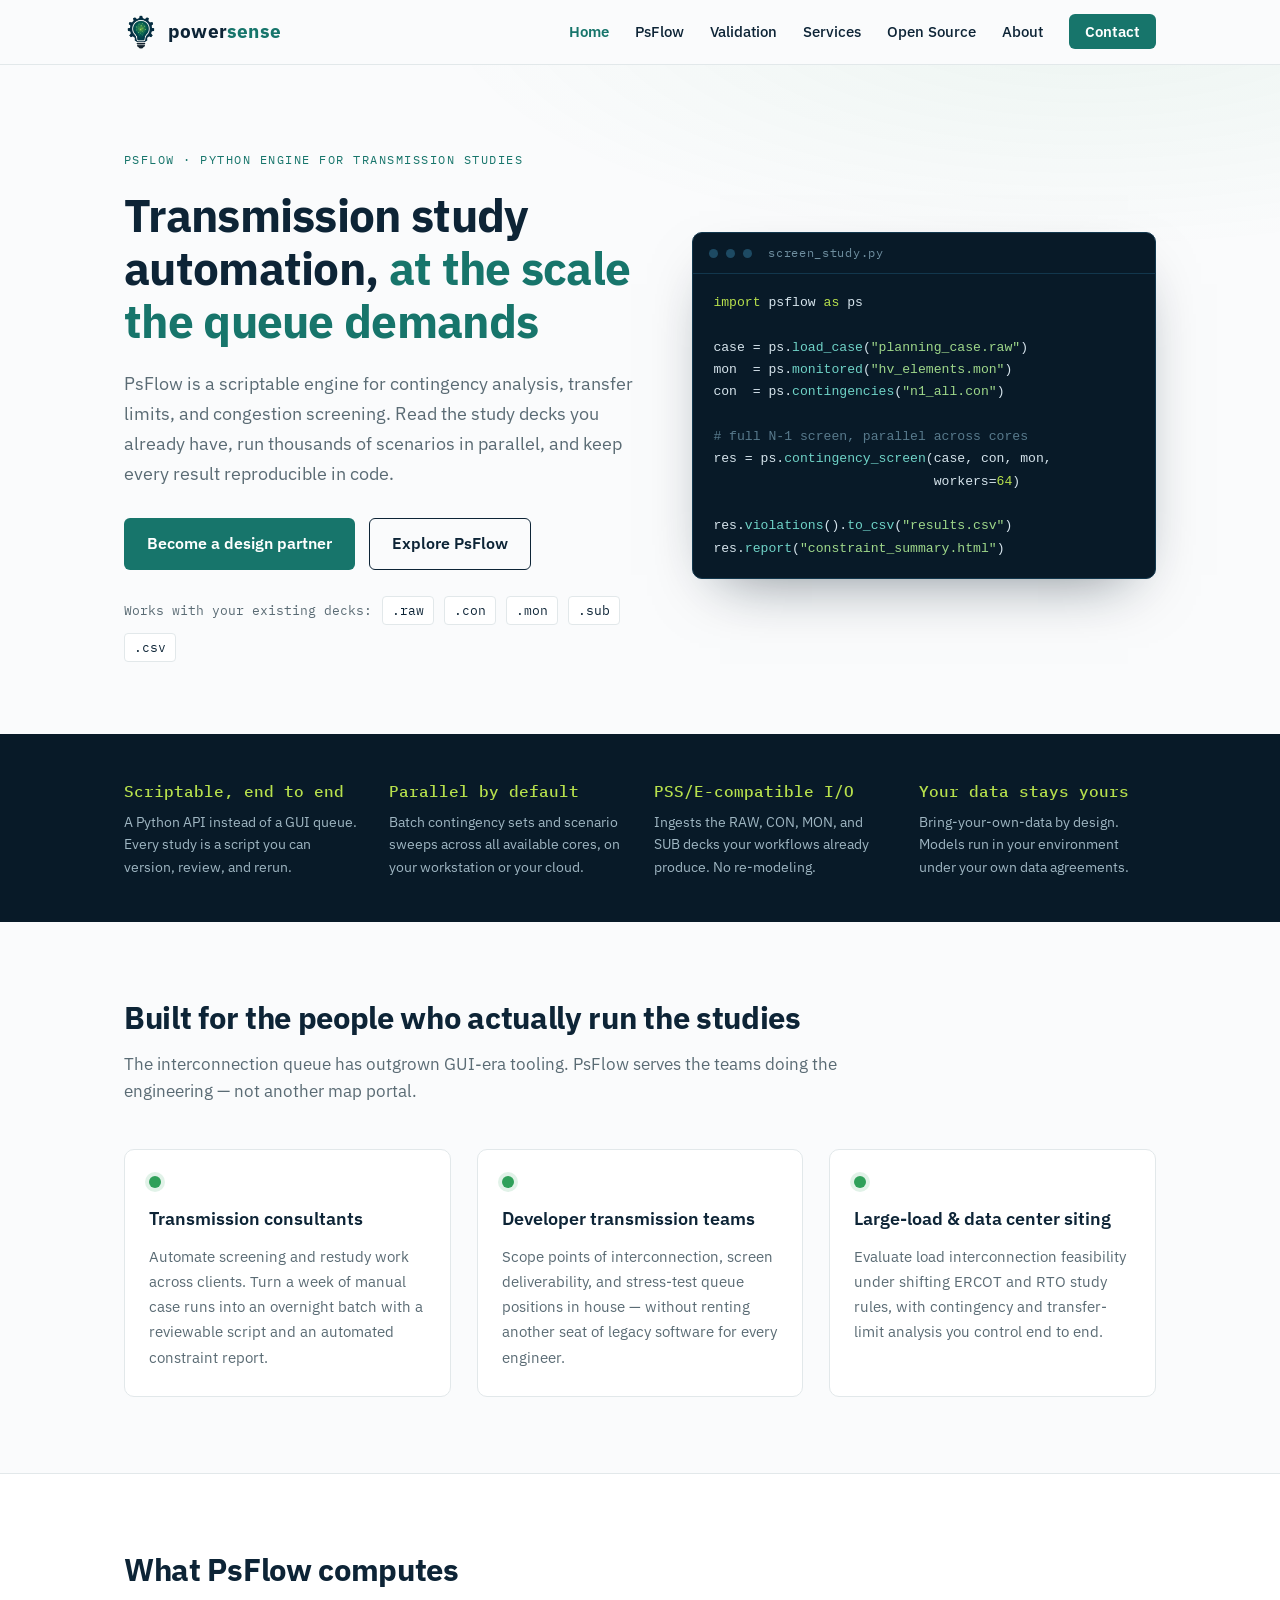
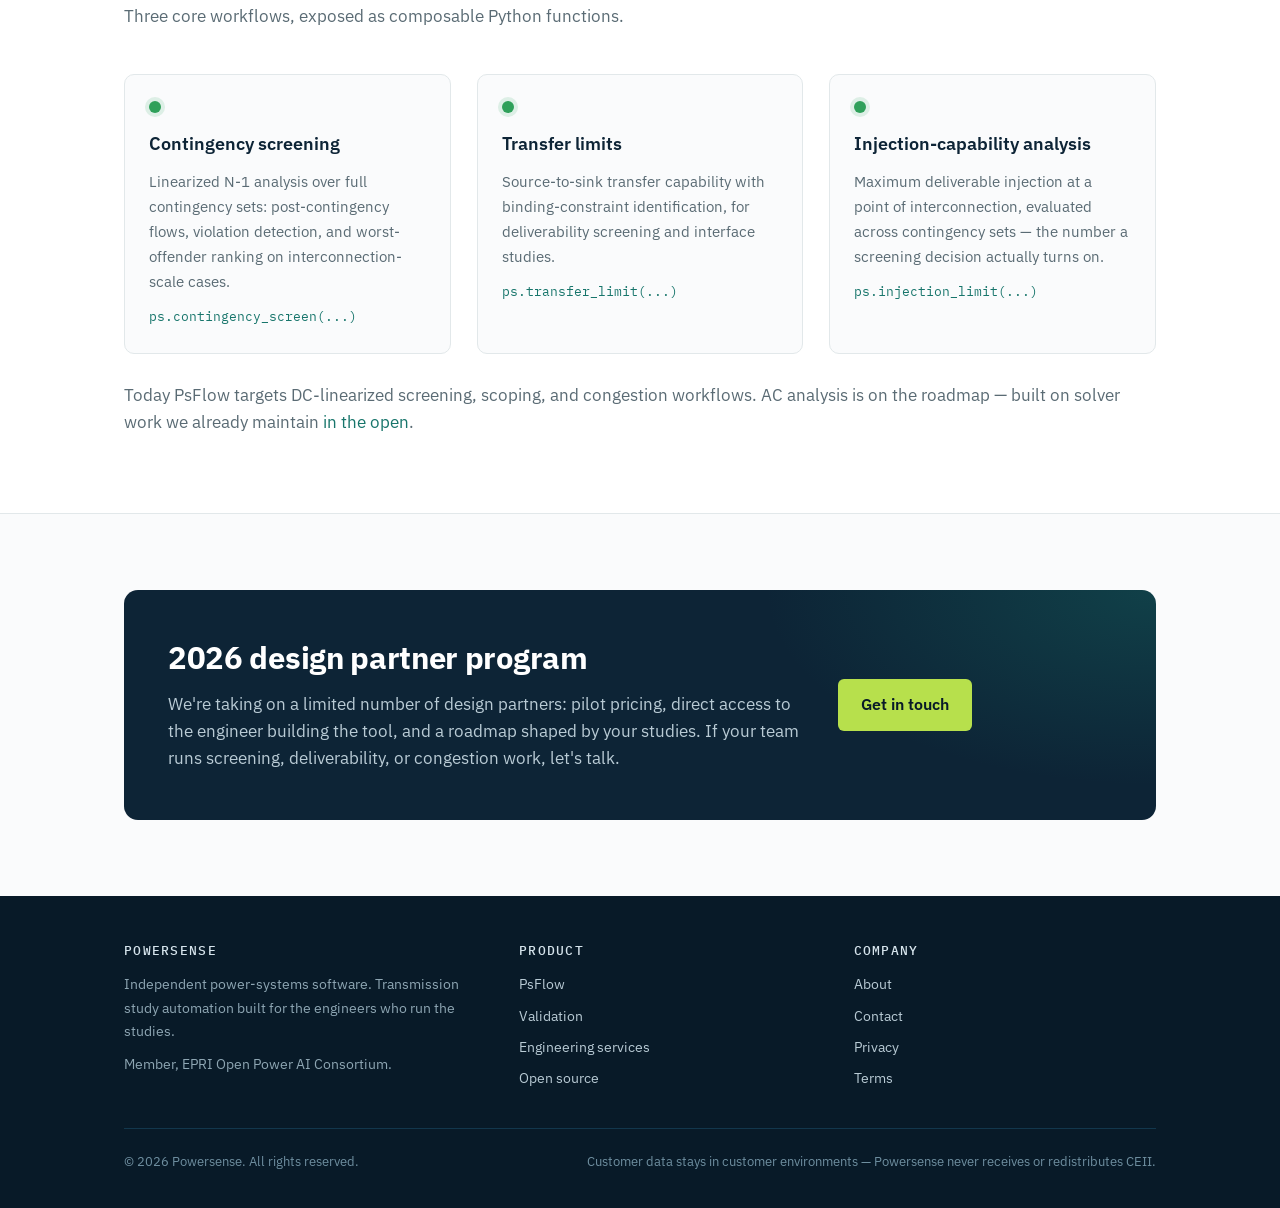
<file: index.html>
<!DOCTYPE html>
<html lang="en">
<head>
<meta charset="utf-8">
<meta name="viewport" content="width=device-width, initial-scale=1">
<title>Powersense — Transmission study automation at scale</title>
<meta name="description" content="PsFlow is a scriptable Python engine for N-1 contingency analysis, transfer limits, and congestion screening. PSS/E-compatible inputs, parallel scenario batching, bring-your-own-data.">
<link rel="canonical" href="https://www.powersense.io/">
<meta property="og:title" content="Powersense — Transmission study automation at scale">
<meta property="og:description" content="PsFlow is a scriptable Python engine for N-1 contingency analysis, transfer limits, and congestion screening. PSS/E-compatible inputs, parallel scenario batching, bring-your-own-data.">
<meta property="og:type" content="website">
<meta property="og:url" content="https://www.powersense.io/">
<meta property="og:image" content="https://www.powersense.io/assets/powersense-logo.png">
<meta name="theme-color" content="#0d2436">
<link rel="icon" type="image/png" href="assets/favicon.png">
<link rel="preconnect" href="https://fonts.googleapis.com">
<link rel="preconnect" href="https://fonts.gstatic.com" crossorigin>
<link href="https://fonts.googleapis.com/css2?family=IBM+Plex+Mono:wght@400;500&family=IBM+Plex+Sans:wght@400;500;600;700&display=swap" rel="stylesheet">
<link rel="stylesheet" href="styles.css">
<script type="application/ld+json">
{
  "@context": "https://schema.org",
  "@graph": [
    {
      "@type": "Organization",
      "@id": "https://www.powersense.io/#org",
      "name": "Powersense",
      "url": "https://www.powersense.io/",
      "logo": "https://www.powersense.io/assets/powersense-logo.png",
      "description": "Independent power-systems software company. Transmission study automation and open-source solver research.",
      "memberOf": {
        "@type": "Organization",
        "name": "EPRI Open Power AI Consortium",
        "url": "https://www.openpowerai.org/"
      }
    },
    {
      "@type": "SoftwareApplication",
      "name": "PsFlow",
      "url": "https://www.powersense.io/psflow.html",
      "applicationCategory": "EngineeringApplication",
      "operatingSystem": "Linux, Windows, macOS",
      "description": "Scriptable Python engine for N-1 contingency screening, transfer limits, and injection-capability analysis with PSS/E-compatible inputs and parallel scenario batching.",
      "publisher": { "@id": "https://www.powersense.io/#org" },
      "offers": { "@type": "Offer", "availability": "https://schema.org/PreOrder", "description": "Annual per-seat license; 2026 design-partner pilot pricing." }
    }
  ]
}
</script>
</head>
<body>

<header class="site-header">
  <div class="wrap nav">
    <a class="brand" href="index.html" aria-label="Powersense home">
      <img src="assets/icon.png" alt="" width="34" height="34">
      <span class="brand-word"><span class="p1">power</span><span class="p2">sense</span></span>
    </a>
    <button class="nav-toggle" aria-label="Menu" aria-expanded="false"
      onclick="var l=document.getElementById('nl');var o=l.classList.toggle('open');this.setAttribute('aria-expanded',o)">
      <span></span><span></span><span></span>
    </button>
    <ul class="nav-links" id="nl">
        <li><a href="index.html" class="active">Home</a></li>
        <li><a href="psflow.html">PsFlow</a></li>
        <li><a href="validation.html">Validation</a></li>
        <li><a href="services.html">Services</a></li>
        <li><a href="opensource.html">Open Source</a></li>
        <li><a href="about.html">About</a></li>
        <li><a class="cta-link" href="contact.html">Contact</a></li>
    </ul>
  </div>
</header>


<section class="hero">
  <div class="wrap hero-grid">
    <div>
      <div class="eyebrow">PsFlow &middot; Python engine for transmission studies</div>
      <h1>Transmission study automation, <span class="accent">at the scale the queue demands</span></h1>
      <p class="lede">PsFlow is a scriptable engine for contingency analysis, transfer limits, and congestion screening. Read the study decks you already have, run thousands of scenarios in parallel, and keep every result reproducible in code.</p>
      <div class="btn-row">
        <a class="btn btn-primary" href="contact.html">Become a design partner</a>
        <a class="btn btn-ghost" href="psflow.html">Explore PsFlow</a>
      </div>
      <div class="format-strip">
        <span>Works with your existing decks:</span>
        <span class="tag">.raw</span><span class="tag">.con</span><span class="tag">.mon</span><span class="tag">.sub</span><span class="tag">.csv</span>
      </div>
    </div>
    <div>
      <div class="code-panel" role="img" aria-label="Python example: load a case, run parallel N-1 screening, export violations">
        <div class="bar"><span class="dot"></span><span class="dot"></span><span class="dot"></span>&nbsp;screen_study.py</div>
        <pre><span class="c-kw">import</span> psflow <span class="c-kw">as</span> ps

case = ps.<span class="c-fn">load_case</span>(<span class="c-str">"planning_case.raw"</span>)
mon  = ps.<span class="c-fn">monitored</span>(<span class="c-str">"hv_elements.mon"</span>)
con  = ps.<span class="c-fn">contingencies</span>(<span class="c-str">"n1_all.con"</span>)

<span class="c-cm"># full N-1 screen, parallel across cores</span>
res = ps.<span class="c-fn">contingency_screen</span>(case, con, mon,
                            workers=<span class="c-kw">64</span>)

res.<span class="c-fn">violations</span>().<span class="c-fn">to_csv</span>(<span class="c-str">"results.csv"</span>)
res.<span class="c-fn">report</span>(<span class="c-str">"constraint_summary.html"</span>)</pre>
      </div>
    </div>
  </div>
</section>

<section class="band">
  <div class="wrap band-grid">
    <div class="band-item"><div class="k">Scriptable, end to end</div><div class="v">A Python API instead of a GUI queue. Every study is a script you can version, review, and rerun.</div></div>
    <div class="band-item"><div class="k">Parallel by default</div><div class="v">Batch contingency sets and scenario sweeps across all available cores, on your workstation or your cloud.</div></div>
    <div class="band-item"><div class="k">PSS/E-compatible I/O</div><div class="v">Ingests the RAW, CON, MON, and SUB decks your workflows already produce. No re-modeling.</div></div>
    <div class="band-item"><div class="k">Your data stays yours</div><div class="v">Bring-your-own-data by design. Models run in your environment under your own data agreements.</div></div>
  </div>
</section>

<section class="section">
  <div class="wrap">
    <div class="section-head">
      <h2>Built for the people who actually run the studies</h2>
      <p class="muted">The interconnection queue has outgrown GUI-era tooling. PsFlow serves the teams doing the engineering — not another map portal.</p>
    </div>
    <div class="feature-grid">
      <div class="card"><div class="node"></div><h3>Transmission consultants</h3><p>Automate screening and restudy work across clients. Turn a week of manual case runs into an overnight batch with a reviewable script and an automated constraint report.</p></div>
      <div class="card"><div class="node"></div><h3>Developer transmission teams</h3><p>Scope points of interconnection, screen deliverability, and stress-test queue positions in house — without renting another seat of legacy software for every engineer.</p></div>
      <div class="card"><div class="node"></div><h3>Large-load &amp; data center siting</h3><p>Evaluate load interconnection feasibility under shifting ERCOT and RTO study rules, with contingency and transfer-limit analysis you control end to end.</p></div>
    </div>
  </div>
</section>

<section class="section alt">
  <div class="wrap">
    <div class="section-head">
      <h2>What PsFlow computes</h2>
      <p class="muted">Three core workflows, exposed as composable Python functions.</p>
    </div>
    <div class="feature-grid">
      <div class="card"><div class="node"></div><h3>Contingency screening</h3><p>Linearized N-1 analysis over full contingency sets: post-contingency flows, violation detection, and worst-offender ranking on interconnection-scale cases.</p><span class="fn">ps.contingency_screen(...)</span></div>
      <div class="card"><div class="node"></div><h3>Transfer limits</h3><p>Source-to-sink transfer capability with binding-constraint identification, for deliverability screening and interface studies.</p><span class="fn">ps.transfer_limit(...)</span></div>
      <div class="card"><div class="node"></div><h3>Injection-capability analysis</h3><p>Maximum deliverable injection at a point of interconnection, evaluated across contingency sets — the number a screening decision actually turns on.</p><span class="fn">ps.injection_limit(...)</span></div>
    </div>
    <p style="margin-top:28px" class="muted">Today PsFlow targets DC-linearized screening, scoping, and congestion workflows. AC analysis is on the roadmap — built on solver work we already maintain <a href="opensource.html">in the open</a>.</p>
  </div>
</section>

<section class="section">
  <div class="wrap">
    <div class="cta-panel">
      <div>
        <h2>2026 design partner program</h2>
        <p>We're taking on a limited number of design partners: pilot pricing, direct access to the engineer building the tool, and a roadmap shaped by your studies. If your team runs screening, deliverability, or congestion work, let's talk.</p>
      </div>
      <div><a class="btn btn-primary" href="contact.html">Get in touch</a></div>
    </div>
  </div>
</section>


<footer class="site-footer">
  <div class="wrap">
    <div class="footer-grid">
      <div>
        <h4>Powersense</h4>
        <p>Independent power-systems software. Transmission study automation built for the engineers who run the studies.</p>
        <p style="margin-top:10px">Member, EPRI Open Power AI Consortium.</p>
      </div>
      <div>
        <h4>Product</h4>
        <ul>
          <li><a href="psflow.html">PsFlow</a></li>
          <li><a href="validation.html">Validation</a></li>
          <li><a href="services.html">Engineering services</a></li>
          <li><a href="opensource.html">Open source</a></li>
        </ul>
      </div>
      <div>
        <h4>Company</h4>
        <ul>
          <li><a href="about.html">About</a></li>
          <li><a href="contact.html">Contact</a></li>
          <li><a href="privacy.html">Privacy</a></li>
          <li><a href="terms.html">Terms</a></li>
        </ul>
      </div>
    </div>
    <div class="footer-legal">
      <span>&copy; 2026 Powersense. All rights reserved.</span>
      <span>Customer data stays in customer environments — Powersense never receives or redistributes CEII.</span>
    </div>
  </div>
</footer>

</body>
</html>
</file>
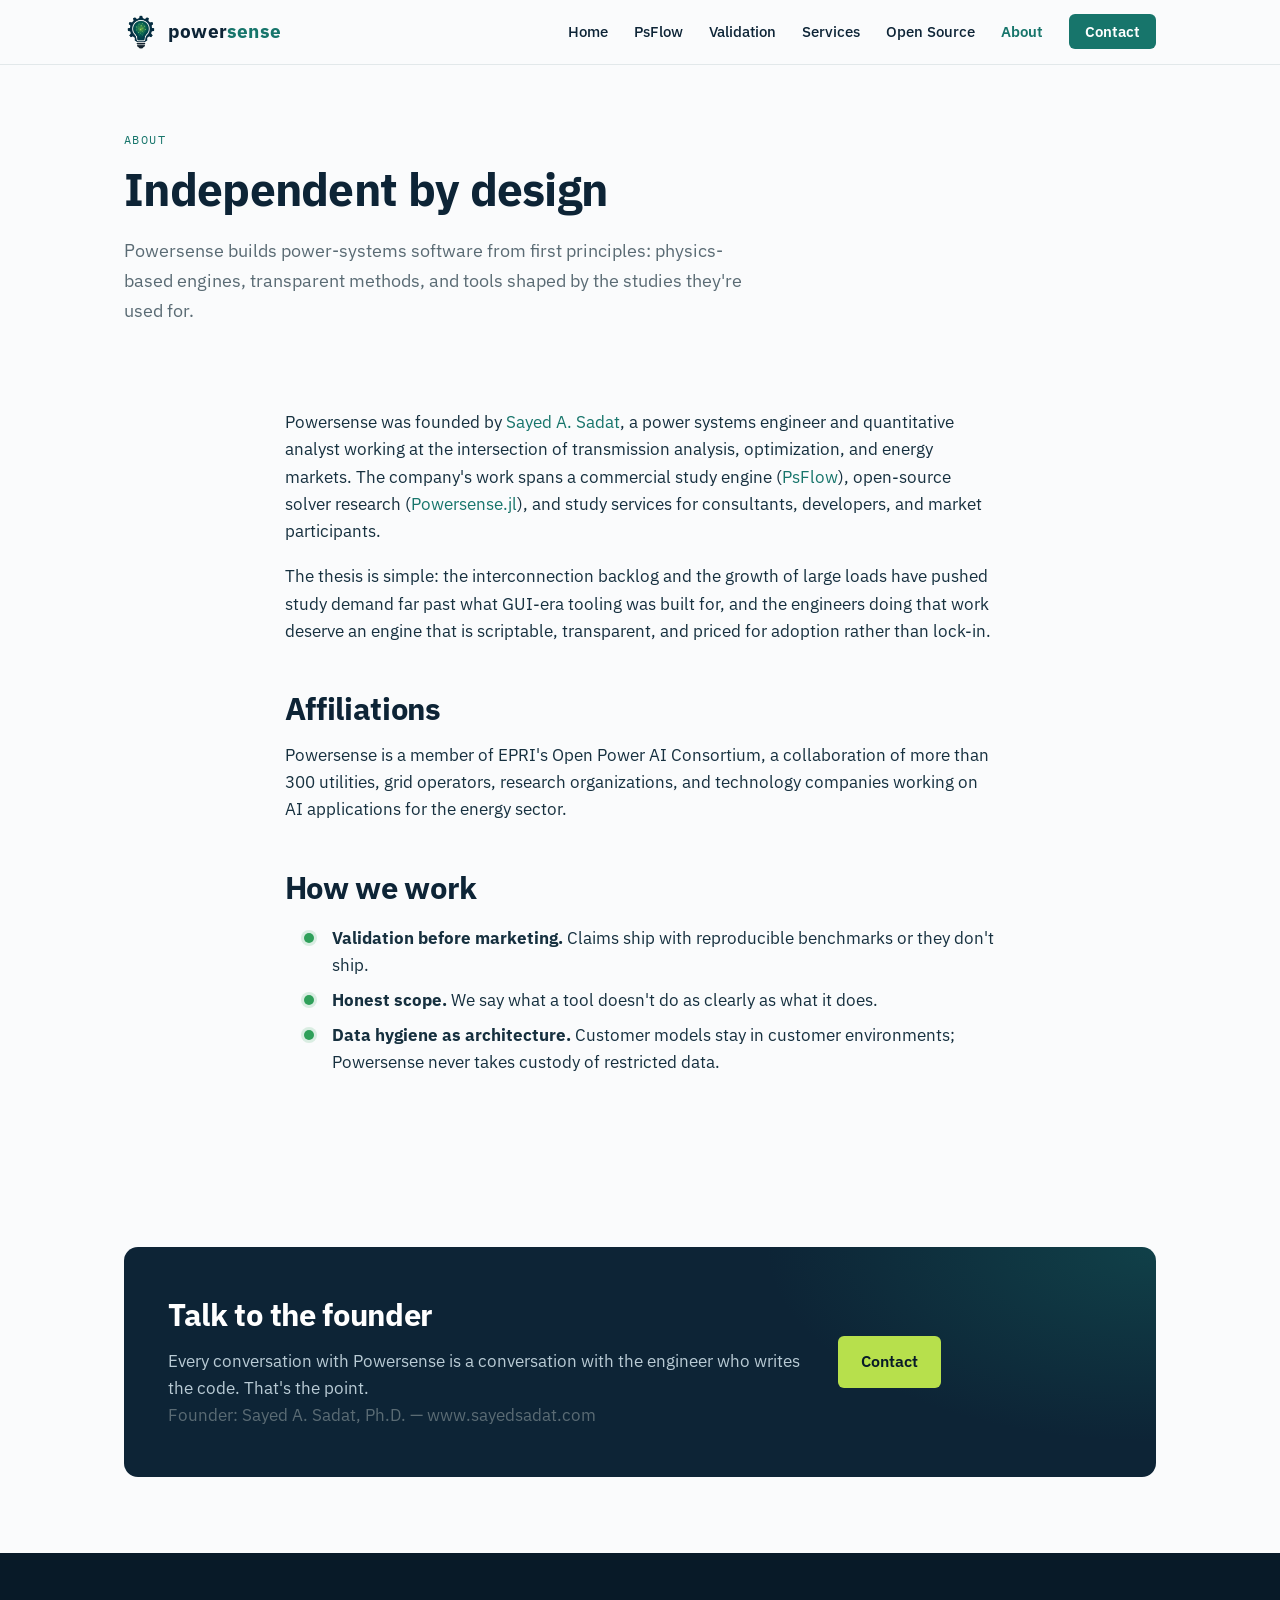
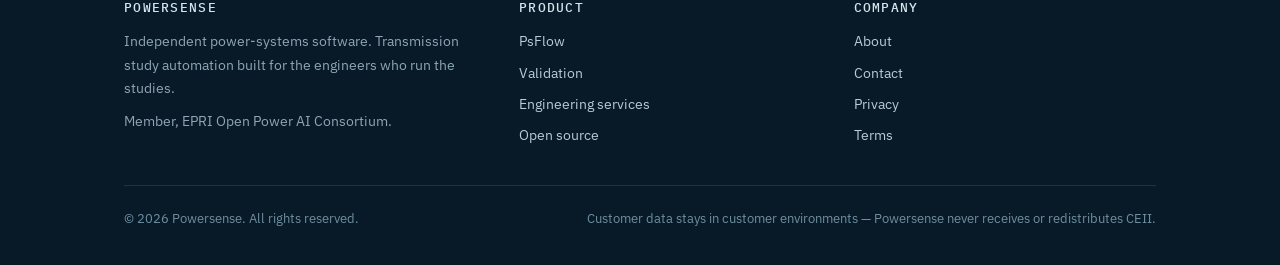
<file: about.html>
<!DOCTYPE html>
<html lang="en">
<head>
<meta charset="utf-8">
<meta name="viewport" content="width=device-width, initial-scale=1">
<title>About Powersense</title>
<meta name="description" content="Powersense builds independent power-systems software: PsFlow for transmission study automation and open-source solver research. Member of EPRI's Open Power AI Consortium.">
<link rel="canonical" href="https://www.powersense.io/about.html">
<meta property="og:title" content="About Powersense">
<meta property="og:description" content="Powersense builds independent power-systems software: PsFlow for transmission study automation and open-source solver research. Member of EPRI's Open Power AI Consortium.">
<meta property="og:type" content="website">
<meta property="og:url" content="https://www.powersense.io/about.html">
<meta property="og:image" content="https://www.powersense.io/assets/powersense-logo.png">
<meta name="theme-color" content="#0d2436">
<link rel="icon" type="image/png" href="assets/favicon.png">
<link rel="preconnect" href="https://fonts.googleapis.com">
<link rel="preconnect" href="https://fonts.gstatic.com" crossorigin>
<link href="https://fonts.googleapis.com/css2?family=IBM+Plex+Mono:wght@400;500&family=IBM+Plex+Sans:wght@400;500;600;700&display=swap" rel="stylesheet">
<link rel="stylesheet" href="styles.css">
</head>
<body>

<header class="site-header">
  <div class="wrap nav">
    <a class="brand" href="index.html" aria-label="Powersense home">
      <img src="assets/icon.png" alt="" width="34" height="34">
      <span class="brand-word"><span class="p1">power</span><span class="p2">sense</span></span>
    </a>
    <button class="nav-toggle" aria-label="Menu" aria-expanded="false"
      onclick="var l=document.getElementById('nl');var o=l.classList.toggle('open');this.setAttribute('aria-expanded',o)">
      <span></span><span></span><span></span>
    </button>
    <ul class="nav-links" id="nl">
        <li><a href="index.html">Home</a></li>
        <li><a href="psflow.html">PsFlow</a></li>
        <li><a href="validation.html">Validation</a></li>
        <li><a href="services.html">Services</a></li>
        <li><a href="opensource.html">Open Source</a></li>
        <li><a href="about.html" class="active">About</a></li>
        <li><a class="cta-link" href="contact.html">Contact</a></li>
    </ul>
  </div>
</header>


<section class="page-title"><div class="wrap">
  <div class="eyebrow">About</div>
  <h1>Independent by design</h1>
  <p class="lede">Powersense builds power-systems software from first principles: physics-based engines, transparent methods, and tools shaped by the studies they're used for.</p>
</div></section>

<section class="section"><div class="wrap prose">
  <p>Powersense was founded by <a href="https://www.sayedsadat.com/">Sayed A. Sadat</a>, a power systems engineer and quantitative analyst working at the intersection of transmission analysis, optimization, and energy markets. The company's work spans a commercial study engine (<a href="psflow.html">PsFlow</a>), open-source solver research (<a href="opensource.html">Powersense.jl</a>), and study services for consultants, developers, and market participants.</p>
  <p>The thesis is simple: the interconnection backlog and the growth of large loads have pushed study demand far past what GUI-era tooling was built for, and the engineers doing that work deserve an engine that is scriptable, transparent, and priced for adoption rather than lock-in.</p>
  <h2>Affiliations</h2>
  <p>Powersense is a member of EPRI's Open Power AI Consortium, a collaboration of more than 300 utilities, grid operators, research organizations, and technology companies working on AI applications for the energy sector.</p>
  <h2>How we work</h2>
  <ul class="checklist" style="margin-top:18px">
    <li><strong>Validation before marketing.</strong> Claims ship with reproducible benchmarks or they don't ship.</li>
    <li><strong>Honest scope.</strong> We say what a tool doesn't do as clearly as what it does.</li>
    <li><strong>Data hygiene as architecture.</strong> Customer models stay in customer environments; Powersense never takes custody of restricted data.</li>
  </ul>
</div></section>

<section class="section"><div class="wrap">
  <div class="cta-panel">
    <div>
      <h2>Talk to the founder</h2>
      <p>Every conversation with Powersense is a conversation with the engineer who writes the code. That's the point.</p>
      <p class="muted">Founder: Sayed A. Sadat, Ph.D. &mdash; www.sayedsadat.com</p>
    </div>
    <div><a class="btn btn-primary" href="contact.html">Contact</a></div>
  </div>
</div></section>


<footer class="site-footer">
  <div class="wrap">
    <div class="footer-grid">
      <div>
        <h4>Powersense</h4>
        <p>Independent power-systems software. Transmission study automation built for the engineers who run the studies.</p>
        <p style="margin-top:10px">Member, EPRI Open Power AI Consortium.</p>
      </div>
      <div>
        <h4>Product</h4>
        <ul>
          <li><a href="psflow.html">PsFlow</a></li>
          <li><a href="validation.html">Validation</a></li>
          <li><a href="services.html">Engineering services</a></li>
          <li><a href="opensource.html">Open source</a></li>
        </ul>
      </div>
      <div>
        <h4>Company</h4>
        <ul>
          <li><a href="about.html">About</a></li>
          <li><a href="contact.html">Contact</a></li>
          <li><a href="privacy.html">Privacy</a></li>
          <li><a href="terms.html">Terms</a></li>
        </ul>
      </div>
    </div>
    <div class="footer-legal">
      <span>&copy; 2026 Powersense. All rights reserved.</span>
      <span>Customer data stays in customer environments — Powersense never receives or redistributes CEII.</span>
    </div>
  </div>
</footer>

</body>
</html>
</file>
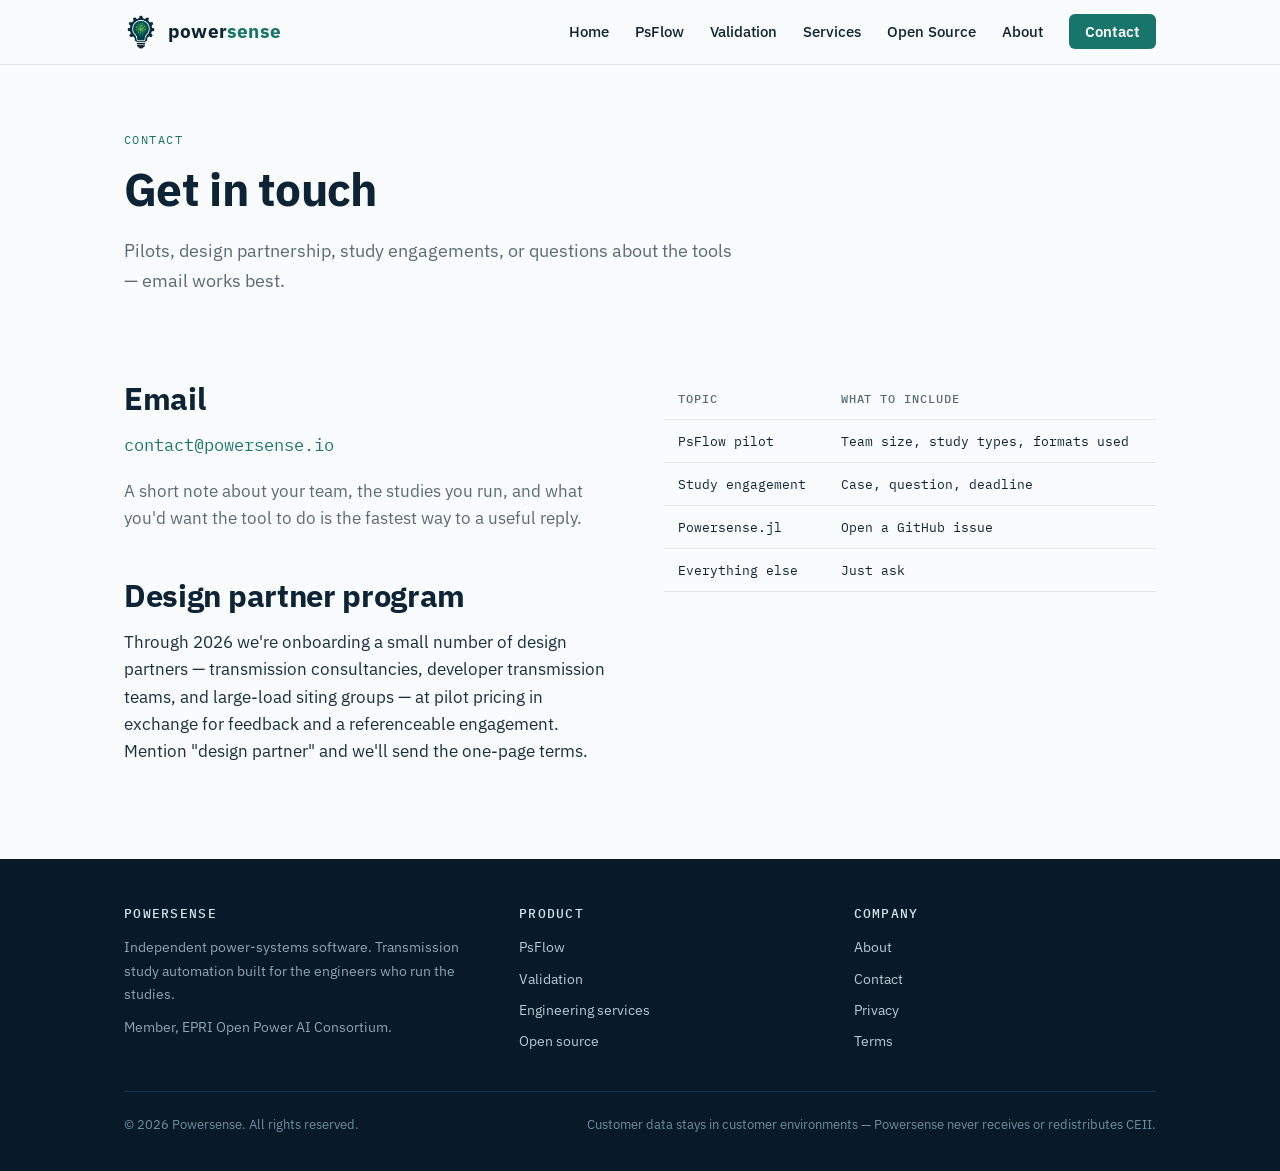
<file: contact.html>
<!DOCTYPE html>
<html lang="en">
<head>
<meta charset="utf-8">
<meta name="viewport" content="width=device-width, initial-scale=1">
<title>Contact Powersense</title>
<meta name="description" content="Get in touch with Powersense about PsFlow pilots, design partnership, study services, or the open-source Powersense.jl package.">
<link rel="canonical" href="https://www.powersense.io/contact.html">
<meta property="og:title" content="Contact Powersense">
<meta property="og:description" content="Get in touch with Powersense about PsFlow pilots, design partnership, study services, or the open-source Powersense.jl package.">
<meta property="og:type" content="website">
<meta property="og:url" content="https://www.powersense.io/contact.html">
<meta property="og:image" content="https://www.powersense.io/assets/powersense-logo.png">
<meta name="theme-color" content="#0d2436">
<link rel="icon" type="image/png" href="assets/favicon.png">
<link rel="preconnect" href="https://fonts.googleapis.com">
<link rel="preconnect" href="https://fonts.gstatic.com" crossorigin>
<link href="https://fonts.googleapis.com/css2?family=IBM+Plex+Mono:wght@400;500&family=IBM+Plex+Sans:wght@400;500;600;700&display=swap" rel="stylesheet">
<link rel="stylesheet" href="styles.css">
</head>
<body>

<header class="site-header">
  <div class="wrap nav">
    <a class="brand" href="index.html" aria-label="Powersense home">
      <img src="assets/icon.png" alt="" width="34" height="34">
      <span class="brand-word"><span class="p1">power</span><span class="p2">sense</span></span>
    </a>
    <button class="nav-toggle" aria-label="Menu" aria-expanded="false"
      onclick="var l=document.getElementById('nl');var o=l.classList.toggle('open');this.setAttribute('aria-expanded',o)">
      <span></span><span></span><span></span>
    </button>
    <ul class="nav-links" id="nl">
        <li><a href="index.html">Home</a></li>
        <li><a href="psflow.html">PsFlow</a></li>
        <li><a href="validation.html">Validation</a></li>
        <li><a href="services.html">Services</a></li>
        <li><a href="opensource.html">Open Source</a></li>
        <li><a href="about.html">About</a></li>
        <li><a class="cta-link" href="contact.html">Contact</a></li>
    </ul>
  </div>
</header>


<section class="page-title"><div class="wrap">
  <div class="eyebrow">Contact</div>
  <h1>Get in touch</h1>
  <p class="lede">Pilots, design partnership, study engagements, or questions about the tools — email works best.</p>
</div></section>

<section class="section"><div class="wrap split">
  <div class="prose">
    <h2 style="margin-top:0">Email</h2>
    <p style="font-family:var(--mono);font-size:1.05rem"><a href="mailto:contact@powersense.io">contact@powersense.io</a></p>
    <p class="muted">A short note about your team, the studies you run, and what you'd want the tool to do is the fastest way to a useful reply.</p>
    <h2>Design partner program</h2>
    <p>Through 2026 we're onboarding a small number of design partners — transmission consultancies, developer transmission teams, and large-load siting groups — at pilot pricing in exchange for feedback and a referenceable engagement. Mention "design partner" and we'll send the one-page terms.</p>
  </div>
  <div>
    <table class="data-table">
      <thead><tr><th>Topic</th><th>What to include</th></tr></thead>
      <tbody>
        <tr><td>PsFlow pilot</td><td>Team size, study types, formats used</td></tr>
        <tr><td>Study engagement</td><td>Case, question, deadline</td></tr>
        <tr><td>Powersense.jl</td><td>Open a GitHub issue</td></tr>
        <tr><td>Everything else</td><td>Just ask</td></tr>
      </tbody>
    </table>
  </div>
</div></section>


<footer class="site-footer">
  <div class="wrap">
    <div class="footer-grid">
      <div>
        <h4>Powersense</h4>
        <p>Independent power-systems software. Transmission study automation built for the engineers who run the studies.</p>
        <p style="margin-top:10px">Member, EPRI Open Power AI Consortium.</p>
      </div>
      <div>
        <h4>Product</h4>
        <ul>
          <li><a href="psflow.html">PsFlow</a></li>
          <li><a href="validation.html">Validation</a></li>
          <li><a href="services.html">Engineering services</a></li>
          <li><a href="opensource.html">Open source</a></li>
        </ul>
      </div>
      <div>
        <h4>Company</h4>
        <ul>
          <li><a href="about.html">About</a></li>
          <li><a href="contact.html">Contact</a></li>
          <li><a href="privacy.html">Privacy</a></li>
          <li><a href="terms.html">Terms</a></li>
        </ul>
      </div>
    </div>
    <div class="footer-legal">
      <span>&copy; 2026 Powersense. All rights reserved.</span>
      <span>Customer data stays in customer environments — Powersense never receives or redistributes CEII.</span>
    </div>
  </div>
</footer>

</body>
</html>
</file>
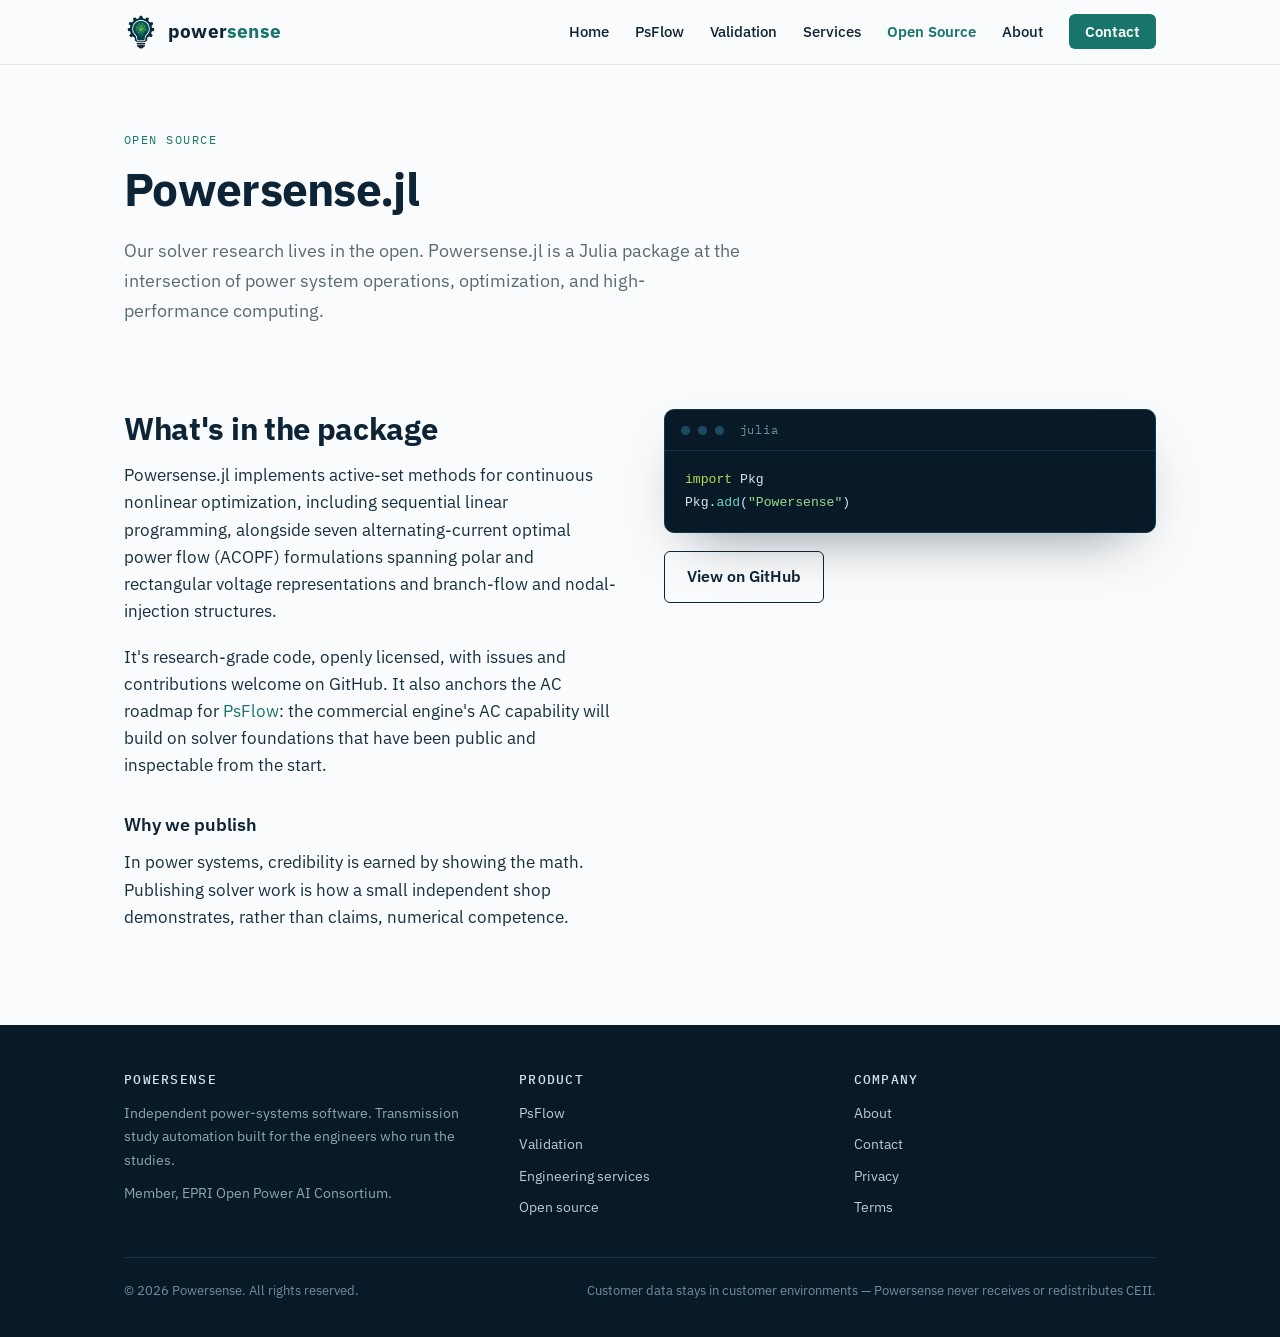
<file: opensource.html>
<!DOCTYPE html>
<html lang="en">
<head>
<meta charset="utf-8">
<meta name="viewport" content="width=device-width, initial-scale=1">
<title>Open source — Powersense.jl | Powersense</title>
<meta name="description" content="Powersense maintains Powersense.jl, an open-source Julia package with ACOPF formulations and nonlinear programming solvers for power system research.">
<link rel="canonical" href="https://www.powersense.io/opensource.html">
<meta property="og:title" content="Open source — Powersense.jl | Powersense">
<meta property="og:description" content="Powersense maintains Powersense.jl, an open-source Julia package with ACOPF formulations and nonlinear programming solvers for power system research.">
<meta property="og:type" content="website">
<meta property="og:url" content="https://www.powersense.io/opensource.html">
<meta property="og:image" content="https://www.powersense.io/assets/powersense-logo.png">
<meta name="theme-color" content="#0d2436">
<link rel="icon" type="image/png" href="assets/favicon.png">
<link rel="preconnect" href="https://fonts.googleapis.com">
<link rel="preconnect" href="https://fonts.gstatic.com" crossorigin>
<link href="https://fonts.googleapis.com/css2?family=IBM+Plex+Mono:wght@400;500&family=IBM+Plex+Sans:wght@400;500;600;700&display=swap" rel="stylesheet">
<link rel="stylesheet" href="styles.css">
</head>
<body>

<header class="site-header">
  <div class="wrap nav">
    <a class="brand" href="index.html" aria-label="Powersense home">
      <img src="assets/icon.png" alt="" width="34" height="34">
      <span class="brand-word"><span class="p1">power</span><span class="p2">sense</span></span>
    </a>
    <button class="nav-toggle" aria-label="Menu" aria-expanded="false"
      onclick="var l=document.getElementById('nl');var o=l.classList.toggle('open');this.setAttribute('aria-expanded',o)">
      <span></span><span></span><span></span>
    </button>
    <ul class="nav-links" id="nl">
        <li><a href="index.html">Home</a></li>
        <li><a href="psflow.html">PsFlow</a></li>
        <li><a href="validation.html">Validation</a></li>
        <li><a href="services.html">Services</a></li>
        <li><a href="opensource.html" class="active">Open Source</a></li>
        <li><a href="about.html">About</a></li>
        <li><a class="cta-link" href="contact.html">Contact</a></li>
    </ul>
  </div>
</header>


<section class="page-title"><div class="wrap">
  <div class="eyebrow">Open source</div>
  <h1>Powersense.jl</h1>
  <p class="lede">Our solver research lives in the open. Powersense.jl is a Julia package at the intersection of power system operations, optimization, and high-performance computing.</p>
</div></section>

<section class="section"><div class="wrap split">
  <div class="prose">
    <h2 style="margin-top:0">What's in the package</h2>
    <p>Powersense.jl implements active-set methods for continuous nonlinear optimization, including sequential linear programming, alongside seven alternating-current optimal power flow (ACOPF) formulations spanning polar and rectangular voltage representations and branch-flow and nodal-injection structures.</p>
    <p>It's research-grade code, openly licensed, with issues and contributions welcome on GitHub. It also anchors the AC roadmap for <a href="psflow.html">PsFlow</a>: the commercial engine's AC capability will build on solver foundations that have been public and inspectable from the start.</p>
    <h3>Why we publish</h3>
    <p>In power systems, credibility is earned by showing the math. Publishing solver work is how a small independent shop demonstrates, rather than claims, numerical competence.</p>
  </div>
  <div>
    <div class="code-panel">
      <div class="bar"><span class="dot"></span><span class="dot"></span><span class="dot"></span>&nbsp;julia</div>
      <pre><span class="c-kw">import</span> Pkg
Pkg.<span class="c-fn">add</span>(<span class="c-str">"Powersense"</span>)</pre>
    </div>
    <p style="margin-top:18px"><a class="btn btn-ghost" href="https://github.com/PowerSense/Powersense.jl">View on GitHub</a></p>
  </div>
</div></section>


<footer class="site-footer">
  <div class="wrap">
    <div class="footer-grid">
      <div>
        <h4>Powersense</h4>
        <p>Independent power-systems software. Transmission study automation built for the engineers who run the studies.</p>
        <p style="margin-top:10px">Member, EPRI Open Power AI Consortium.</p>
      </div>
      <div>
        <h4>Product</h4>
        <ul>
          <li><a href="psflow.html">PsFlow</a></li>
          <li><a href="validation.html">Validation</a></li>
          <li><a href="services.html">Engineering services</a></li>
          <li><a href="opensource.html">Open source</a></li>
        </ul>
      </div>
      <div>
        <h4>Company</h4>
        <ul>
          <li><a href="about.html">About</a></li>
          <li><a href="contact.html">Contact</a></li>
          <li><a href="privacy.html">Privacy</a></li>
          <li><a href="terms.html">Terms</a></li>
        </ul>
      </div>
    </div>
    <div class="footer-legal">
      <span>&copy; 2026 Powersense. All rights reserved.</span>
      <span>Customer data stays in customer environments — Powersense never receives or redistributes CEII.</span>
    </div>
  </div>
</footer>

</body>
</html>
</file>
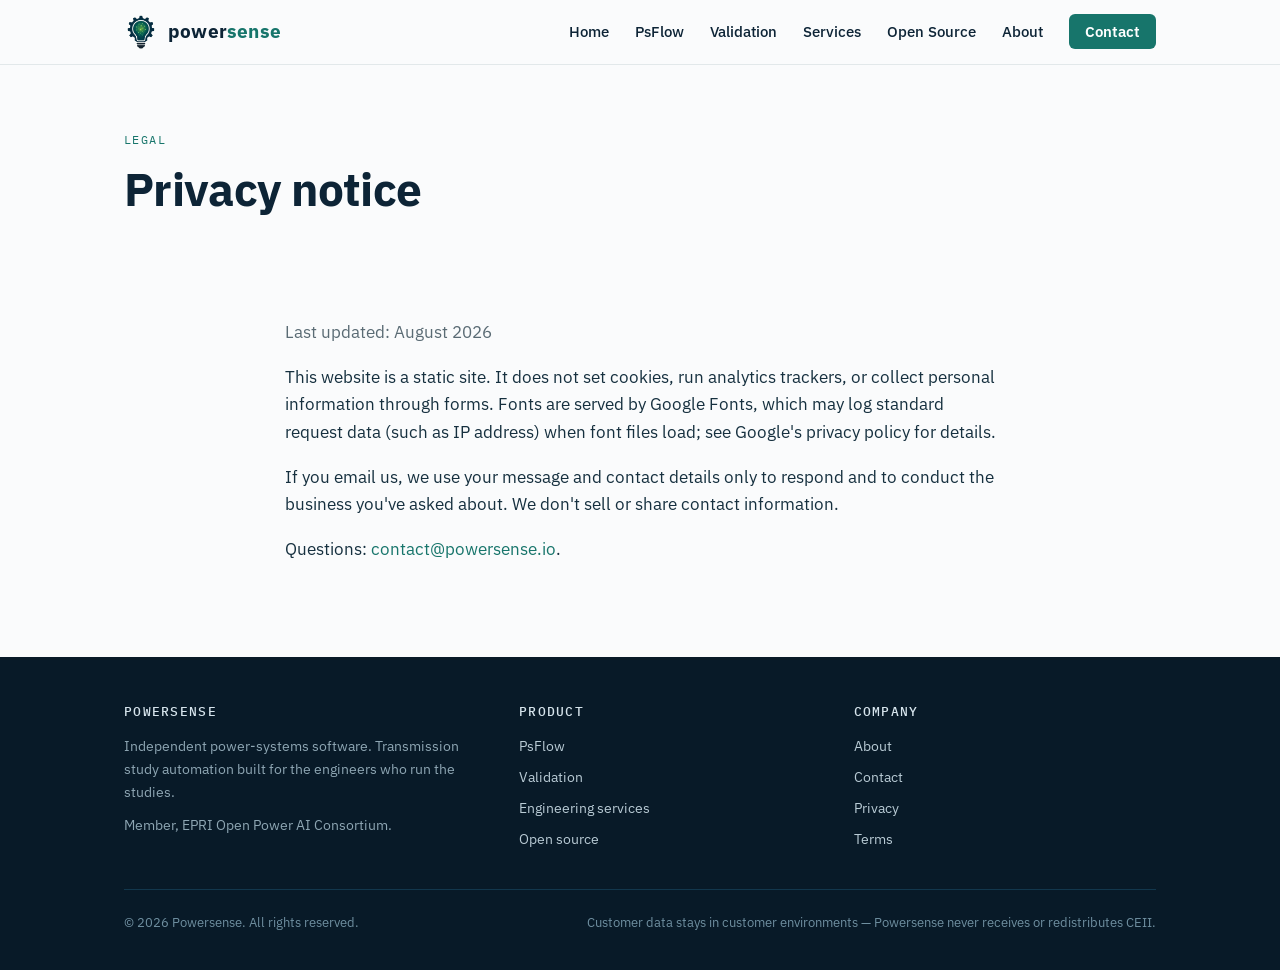
<file: privacy.html>
<!DOCTYPE html>
<html lang="en">
<head>
<meta charset="utf-8">
<meta name="viewport" content="width=device-width, initial-scale=1">
<title>Privacy | Powersense</title>
<meta name="description" content="Powersense privacy notice.">
<link rel="canonical" href="https://www.powersense.io/privacy.html">
<meta property="og:title" content="Privacy | Powersense">
<meta property="og:description" content="Powersense privacy notice.">
<meta property="og:type" content="website">
<meta property="og:url" content="https://www.powersense.io/privacy.html">
<meta property="og:image" content="https://www.powersense.io/assets/powersense-logo.png">
<meta name="theme-color" content="#0d2436">
<link rel="icon" type="image/png" href="assets/favicon.png">
<link rel="preconnect" href="https://fonts.googleapis.com">
<link rel="preconnect" href="https://fonts.gstatic.com" crossorigin>
<link href="https://fonts.googleapis.com/css2?family=IBM+Plex+Mono:wght@400;500&family=IBM+Plex+Sans:wght@400;500;600;700&display=swap" rel="stylesheet">
<link rel="stylesheet" href="styles.css">
</head>
<body>

<header class="site-header">
  <div class="wrap nav">
    <a class="brand" href="index.html" aria-label="Powersense home">
      <img src="assets/icon.png" alt="" width="34" height="34">
      <span class="brand-word"><span class="p1">power</span><span class="p2">sense</span></span>
    </a>
    <button class="nav-toggle" aria-label="Menu" aria-expanded="false"
      onclick="var l=document.getElementById('nl');var o=l.classList.toggle('open');this.setAttribute('aria-expanded',o)">
      <span></span><span></span><span></span>
    </button>
    <ul class="nav-links" id="nl">
        <li><a href="index.html">Home</a></li>
        <li><a href="psflow.html">PsFlow</a></li>
        <li><a href="validation.html">Validation</a></li>
        <li><a href="services.html">Services</a></li>
        <li><a href="opensource.html">Open Source</a></li>
        <li><a href="about.html">About</a></li>
        <li><a class="cta-link" href="contact.html">Contact</a></li>
    </ul>
  </div>
</header>


<section class="page-title"><div class="wrap">
  <div class="eyebrow">Legal</div>
  <h1>Privacy notice</h1>
</div></section>
<section class="section"><div class="wrap prose">
  <p class="muted">Last updated: August 2026</p>
  <p>This website is a static site. It does not set cookies, run analytics trackers, or collect personal information through forms. Fonts are served by Google Fonts, which may log standard request data (such as IP address) when font files load; see Google's privacy policy for details.</p>
  <p>If you email us, we use your message and contact details only to respond and to conduct the business you've asked about. We don't sell or share contact information.</p>
  <p>Questions: <a href="mailto:contact@powersense.io">contact@powersense.io</a>.</p>
</div></section>


<footer class="site-footer">
  <div class="wrap">
    <div class="footer-grid">
      <div>
        <h4>Powersense</h4>
        <p>Independent power-systems software. Transmission study automation built for the engineers who run the studies.</p>
        <p style="margin-top:10px">Member, EPRI Open Power AI Consortium.</p>
      </div>
      <div>
        <h4>Product</h4>
        <ul>
          <li><a href="psflow.html">PsFlow</a></li>
          <li><a href="validation.html">Validation</a></li>
          <li><a href="services.html">Engineering services</a></li>
          <li><a href="opensource.html">Open source</a></li>
        </ul>
      </div>
      <div>
        <h4>Company</h4>
        <ul>
          <li><a href="about.html">About</a></li>
          <li><a href="contact.html">Contact</a></li>
          <li><a href="privacy.html">Privacy</a></li>
          <li><a href="terms.html">Terms</a></li>
        </ul>
      </div>
    </div>
    <div class="footer-legal">
      <span>&copy; 2026 Powersense. All rights reserved.</span>
      <span>Customer data stays in customer environments — Powersense never receives or redistributes CEII.</span>
    </div>
  </div>
</footer>

</body>
</html>
</file>
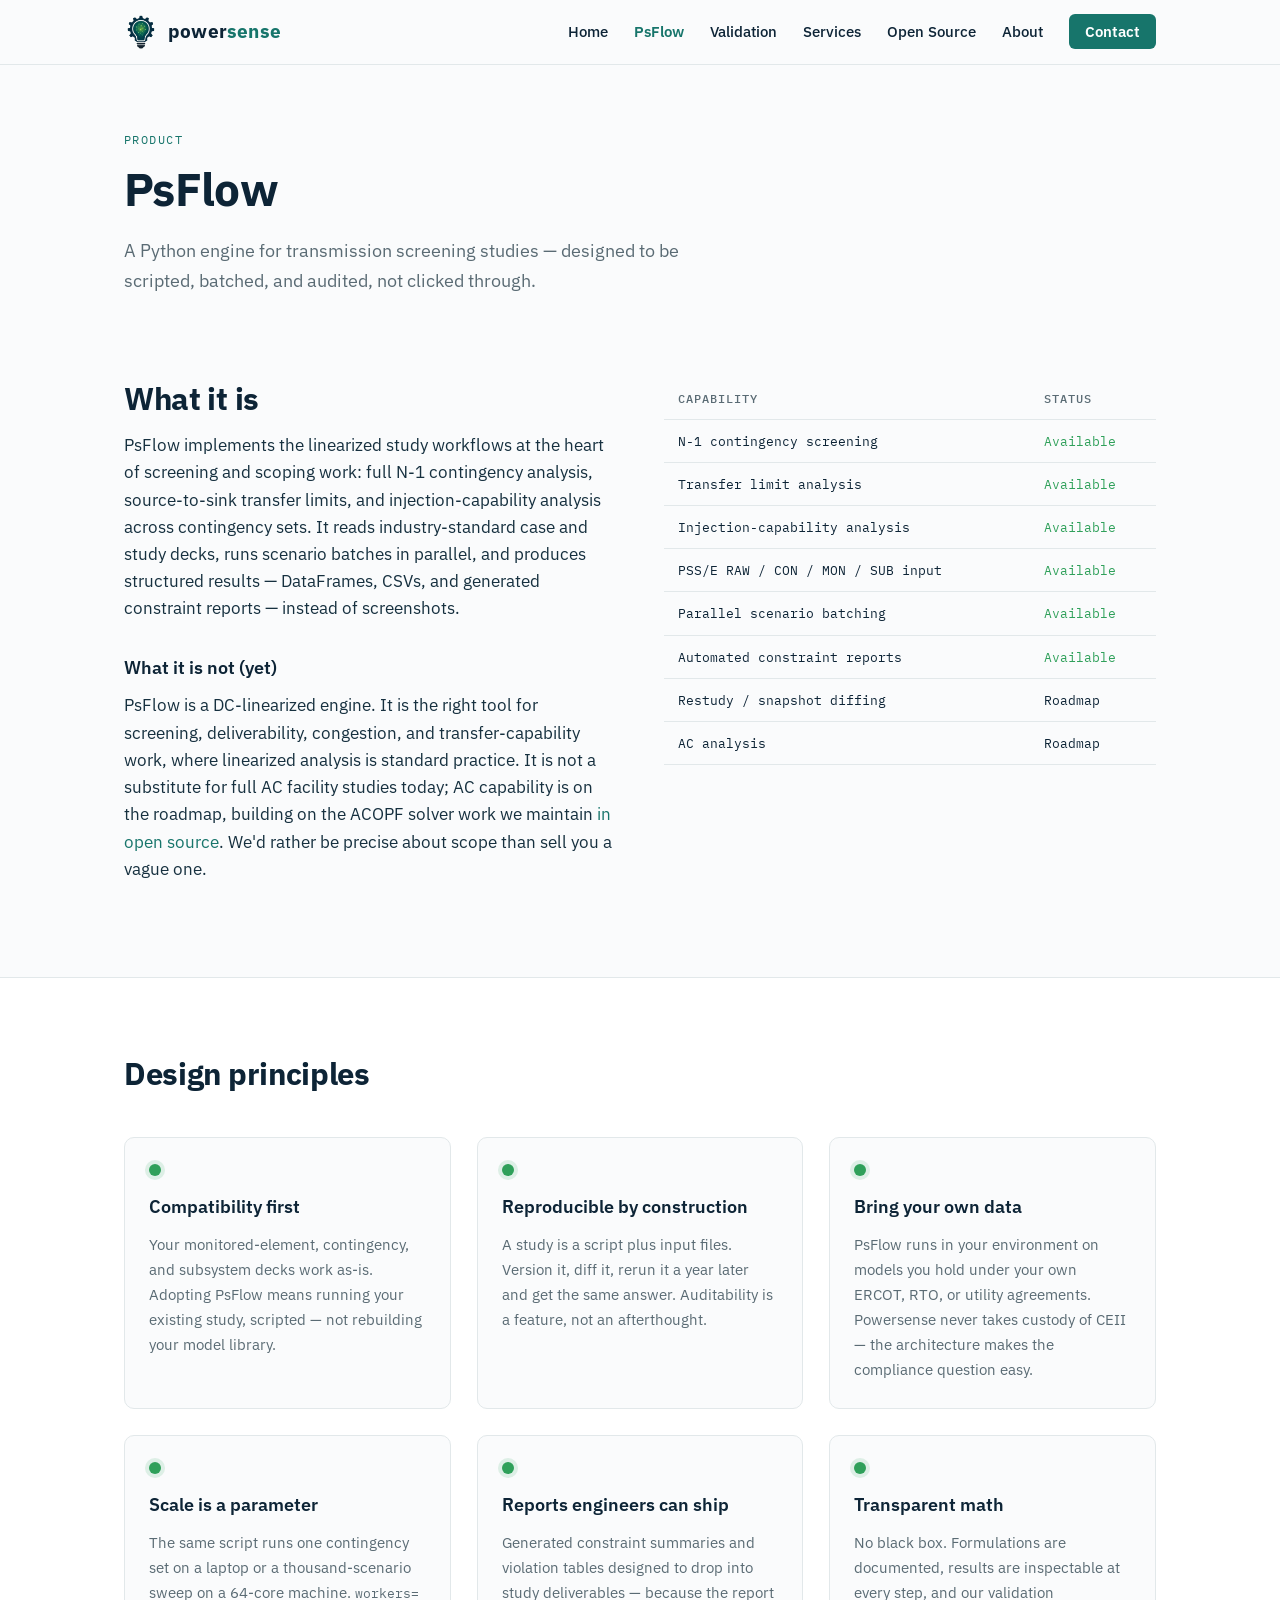
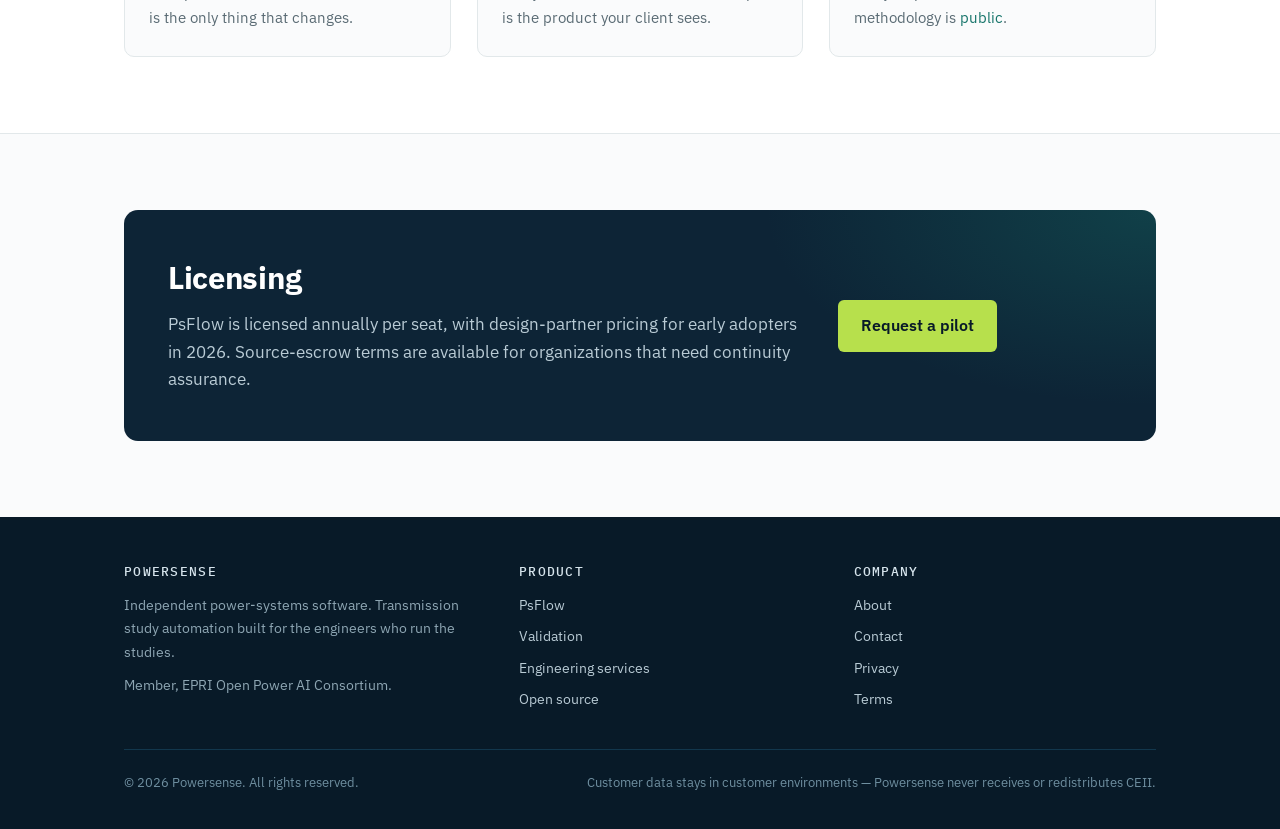
<file: psflow.html>
<!DOCTYPE html>
<html lang="en">
<head>
<meta charset="utf-8">
<meta name="viewport" content="width=device-width, initial-scale=1">
<title>PsFlow — scriptable engine for contingency, transfer limit, and congestion studies | Powersense</title>
<meta name="description" content="PsFlow product overview: DC contingency screening, transfer limits, injection-capability analysis, PSS/E-compatible inputs, parallel batching, automated reporting, bring-your-own-data.">
<link rel="canonical" href="https://www.powersense.io/psflow.html">
<meta property="og:title" content="PsFlow — scriptable engine for contingency, transfer limit, and congestion studies | Powersense">
<meta property="og:description" content="PsFlow product overview: DC contingency screening, transfer limits, injection-capability analysis, PSS/E-compatible inputs, parallel batching, automated reporting, bring-your-own-data.">
<meta property="og:type" content="website">
<meta property="og:url" content="https://www.powersense.io/psflow.html">
<meta property="og:image" content="https://www.powersense.io/assets/powersense-logo.png">
<meta name="theme-color" content="#0d2436">
<link rel="icon" type="image/png" href="assets/favicon.png">
<link rel="preconnect" href="https://fonts.googleapis.com">
<link rel="preconnect" href="https://fonts.gstatic.com" crossorigin>
<link href="https://fonts.googleapis.com/css2?family=IBM+Plex+Mono:wght@400;500&family=IBM+Plex+Sans:wght@400;500;600;700&display=swap" rel="stylesheet">
<link rel="stylesheet" href="styles.css">
</head>
<body>

<header class="site-header">
  <div class="wrap nav">
    <a class="brand" href="index.html" aria-label="Powersense home">
      <img src="assets/icon.png" alt="" width="34" height="34">
      <span class="brand-word"><span class="p1">power</span><span class="p2">sense</span></span>
    </a>
    <button class="nav-toggle" aria-label="Menu" aria-expanded="false"
      onclick="var l=document.getElementById('nl');var o=l.classList.toggle('open');this.setAttribute('aria-expanded',o)">
      <span></span><span></span><span></span>
    </button>
    <ul class="nav-links" id="nl">
        <li><a href="index.html">Home</a></li>
        <li><a href="psflow.html" class="active">PsFlow</a></li>
        <li><a href="validation.html">Validation</a></li>
        <li><a href="services.html">Services</a></li>
        <li><a href="opensource.html">Open Source</a></li>
        <li><a href="about.html">About</a></li>
        <li><a class="cta-link" href="contact.html">Contact</a></li>
    </ul>
  </div>
</header>


<section class="page-title"><div class="wrap">
  <div class="eyebrow">Product</div>
  <h1>PsFlow</h1>
  <p class="lede">A Python engine for transmission screening studies — designed to be scripted, batched, and audited, not clicked through.</p>
</div></section>

<section class="section"><div class="wrap split">
  <div class="prose">
    <h2 style="margin-top:0">What it is</h2>
    <p>PsFlow implements the linearized study workflows at the heart of screening and scoping work: full N-1 contingency analysis, source-to-sink transfer limits, and injection-capability analysis across contingency sets. It reads industry-standard case and study decks, runs scenario batches in parallel, and produces structured results — DataFrames, CSVs, and generated constraint reports — instead of screenshots.</p>
    <h3>What it is not (yet)</h3>
    <p>PsFlow is a DC-linearized engine. It is the right tool for screening, deliverability, congestion, and transfer-capability work, where linearized analysis is standard practice. It is not a substitute for full AC facility studies today; AC capability is on the roadmap, building on the ACOPF solver work we maintain <a href="opensource.html">in open source</a>. We'd rather be precise about scope than sell you a vague one.</p>
  </div>
  <div>
    <table class="data-table">
      <thead><tr><th>Capability</th><th>Status</th></tr></thead>
      <tbody>
        <tr><td>N-1 contingency screening</td><td class="ok">Available</td></tr>
        <tr><td>Transfer limit analysis</td><td class="ok">Available</td></tr>
        <tr><td>Injection-capability analysis</td><td class="ok">Available</td></tr>
        <tr><td>PSS/E RAW / CON / MON / SUB input</td><td class="ok">Available</td></tr>
        <tr><td>Parallel scenario batching</td><td class="ok">Available</td></tr>
        <tr><td>Automated constraint reports</td><td class="ok">Available</td></tr>
        <tr><td>Restudy / snapshot diffing</td><td>Roadmap</td></tr>
        <tr><td>AC analysis</td><td>Roadmap</td></tr>
      </tbody>
    </table>
  </div>
</div></section>

<section class="section alt"><div class="wrap">
  <div class="section-head"><h2>Design principles</h2></div>
  <div class="feature-grid">
    <div class="card"><div class="node"></div><h3>Compatibility first</h3><p>Your monitored-element, contingency, and subsystem decks work as-is. Adopting PsFlow means running your existing study, scripted — not rebuilding your model library.</p></div>
    <div class="card"><div class="node"></div><h3>Reproducible by construction</h3><p>A study is a script plus input files. Version it, diff it, rerun it a year later and get the same answer. Auditability is a feature, not an afterthought.</p></div>
    <div class="card"><div class="node"></div><h3>Bring your own data</h3><p>PsFlow runs in your environment on models you hold under your own ERCOT, RTO, or utility agreements. Powersense never takes custody of CEII — the architecture makes the compliance question easy.</p></div>
    <div class="card"><div class="node"></div><h3>Scale is a parameter</h3><p>The same script runs one contingency set on a laptop or a thousand-scenario sweep on a 64-core machine. <code style="font-family:var(--mono);font-size:0.85em">workers=</code> is the only thing that changes.</p></div>
    <div class="card"><div class="node"></div><h3>Reports engineers can ship</h3><p>Generated constraint summaries and violation tables designed to drop into study deliverables — because the report is the product your client sees.</p></div>
    <div class="card"><div class="node"></div><h3>Transparent math</h3><p>No black box. Formulations are documented, results are inspectable at every step, and our validation methodology is <a href="validation.html">public</a>.</p></div>
  </div>
</div></section>

<section class="section"><div class="wrap">
  <div class="cta-panel">
    <div>
      <h2>Licensing</h2>
      <p>PsFlow is licensed annually per seat, with design-partner pricing for early adopters in 2026. Source-escrow terms are available for organizations that need continuity assurance.</p>
    </div>
    <div><a class="btn btn-primary" href="contact.html">Request a pilot</a></div>
  </div>
</div></section>


<footer class="site-footer">
  <div class="wrap">
    <div class="footer-grid">
      <div>
        <h4>Powersense</h4>
        <p>Independent power-systems software. Transmission study automation built for the engineers who run the studies.</p>
        <p style="margin-top:10px">Member, EPRI Open Power AI Consortium.</p>
      </div>
      <div>
        <h4>Product</h4>
        <ul>
          <li><a href="psflow.html">PsFlow</a></li>
          <li><a href="validation.html">Validation</a></li>
          <li><a href="services.html">Engineering services</a></li>
          <li><a href="opensource.html">Open source</a></li>
        </ul>
      </div>
      <div>
        <h4>Company</h4>
        <ul>
          <li><a href="about.html">About</a></li>
          <li><a href="contact.html">Contact</a></li>
          <li><a href="privacy.html">Privacy</a></li>
          <li><a href="terms.html">Terms</a></li>
        </ul>
      </div>
    </div>
    <div class="footer-legal">
      <span>&copy; 2026 Powersense. All rights reserved.</span>
      <span>Customer data stays in customer environments — Powersense never receives or redistributes CEII.</span>
    </div>
  </div>
</footer>

</body>
</html>
</file>
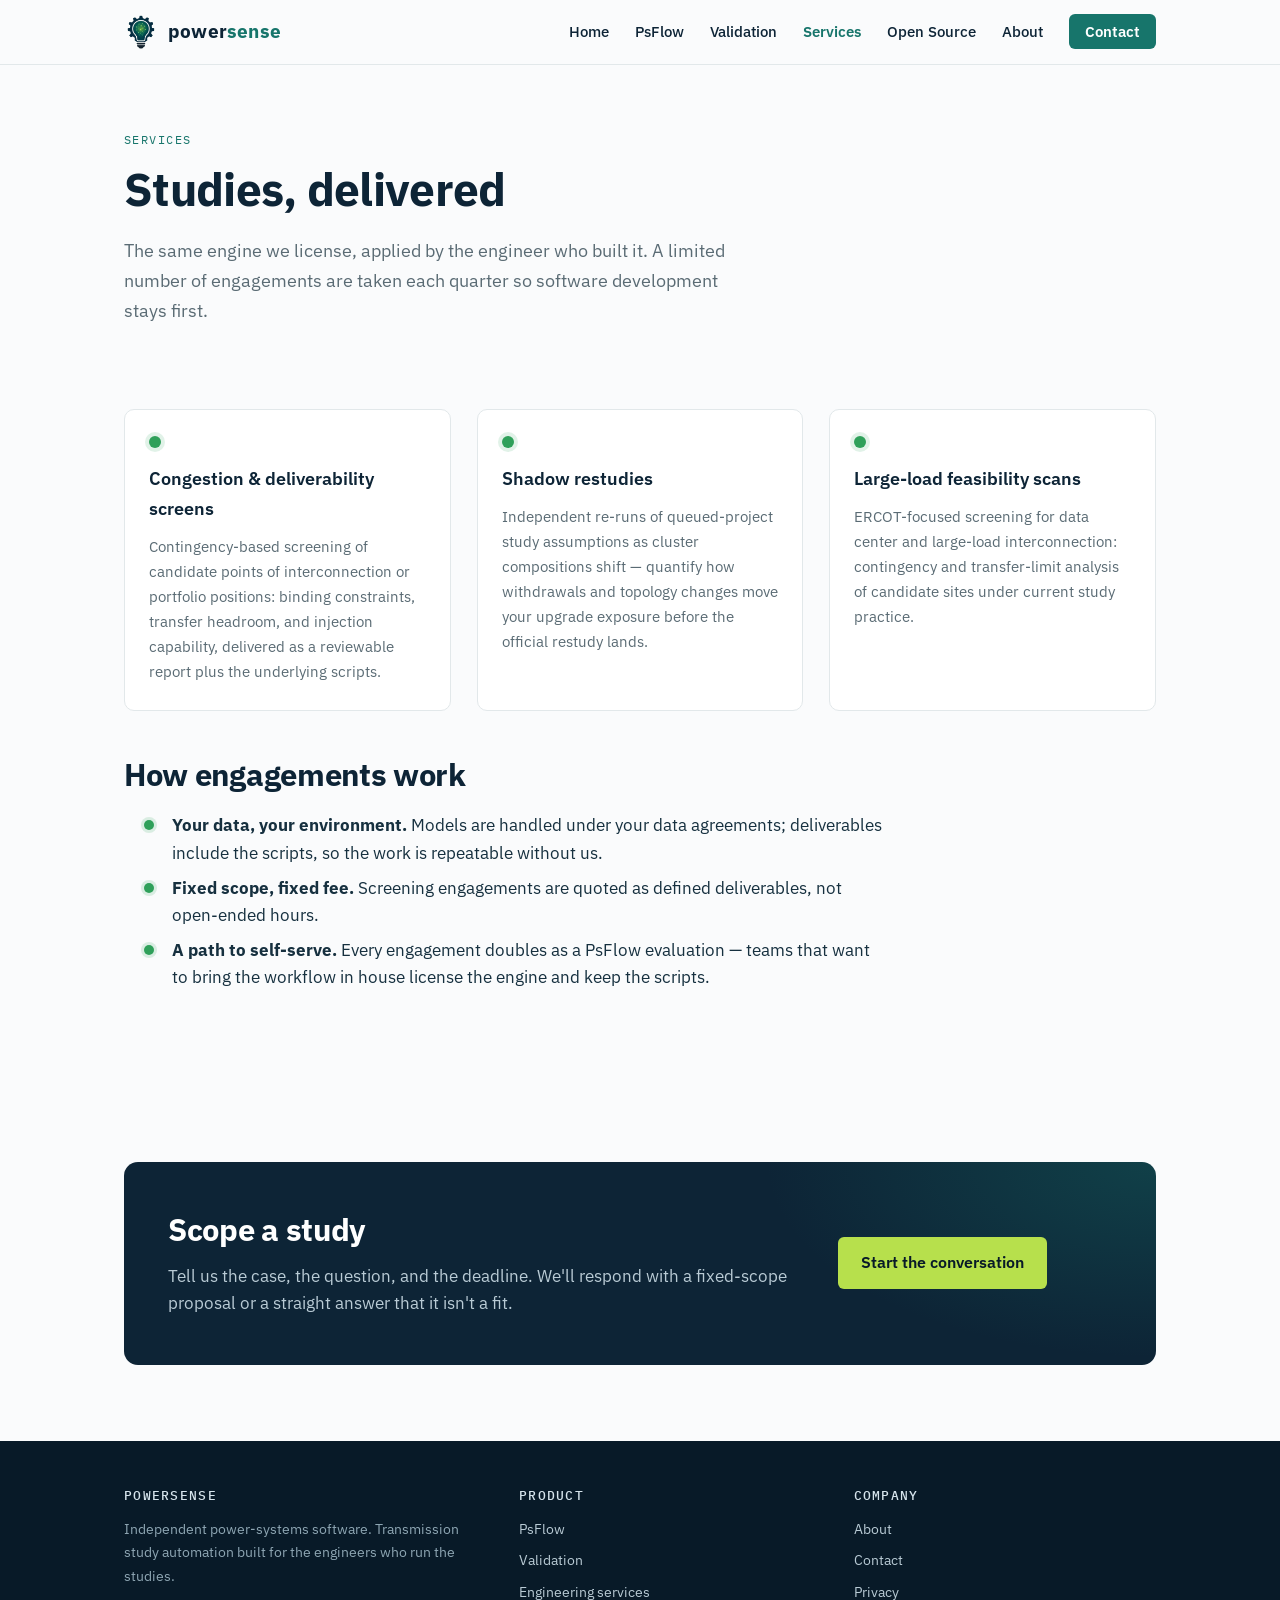
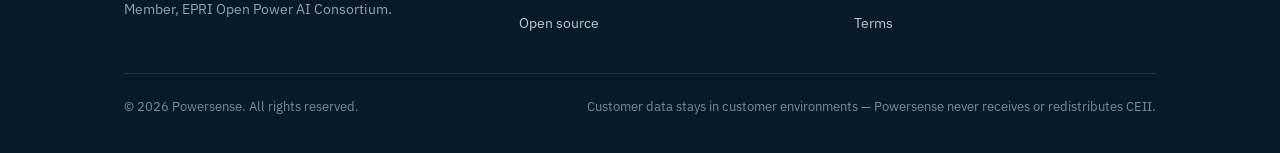
<file: services.html>
<!DOCTYPE html>
<html lang="en">
<head>
<meta charset="utf-8">
<meta name="viewport" content="width=device-width, initial-scale=1">
<title>Engineering services — congestion, deliverability, and interconnection screening | Powersense</title>
<meta name="description" content="Study services powered by PsFlow: congestion and deliverability screens, shadow restudies, and ERCOT large-load interconnection feasibility scans.">
<link rel="canonical" href="https://www.powersense.io/services.html">
<meta property="og:title" content="Engineering services — congestion, deliverability, and interconnection screening | Powersense">
<meta property="og:description" content="Study services powered by PsFlow: congestion and deliverability screens, shadow restudies, and ERCOT large-load interconnection feasibility scans.">
<meta property="og:type" content="website">
<meta property="og:url" content="https://www.powersense.io/services.html">
<meta property="og:image" content="https://www.powersense.io/assets/powersense-logo.png">
<meta name="theme-color" content="#0d2436">
<link rel="icon" type="image/png" href="assets/favicon.png">
<link rel="preconnect" href="https://fonts.googleapis.com">
<link rel="preconnect" href="https://fonts.gstatic.com" crossorigin>
<link href="https://fonts.googleapis.com/css2?family=IBM+Plex+Mono:wght@400;500&family=IBM+Plex+Sans:wght@400;500;600;700&display=swap" rel="stylesheet">
<link rel="stylesheet" href="styles.css">
</head>
<body>

<header class="site-header">
  <div class="wrap nav">
    <a class="brand" href="index.html" aria-label="Powersense home">
      <img src="assets/icon.png" alt="" width="34" height="34">
      <span class="brand-word"><span class="p1">power</span><span class="p2">sense</span></span>
    </a>
    <button class="nav-toggle" aria-label="Menu" aria-expanded="false"
      onclick="var l=document.getElementById('nl');var o=l.classList.toggle('open');this.setAttribute('aria-expanded',o)">
      <span></span><span></span><span></span>
    </button>
    <ul class="nav-links" id="nl">
        <li><a href="index.html">Home</a></li>
        <li><a href="psflow.html">PsFlow</a></li>
        <li><a href="validation.html">Validation</a></li>
        <li><a href="services.html" class="active">Services</a></li>
        <li><a href="opensource.html">Open Source</a></li>
        <li><a href="about.html">About</a></li>
        <li><a class="cta-link" href="contact.html">Contact</a></li>
    </ul>
  </div>
</header>


<section class="page-title"><div class="wrap">
  <div class="eyebrow">Services</div>
  <h1>Studies, delivered</h1>
  <p class="lede">The same engine we license, applied by the engineer who built it. A limited number of engagements are taken each quarter so software development stays first.</p>
</div></section>

<section class="section"><div class="wrap">
  <div class="feature-grid">
    <div class="card"><div class="node"></div><h3>Congestion &amp; deliverability screens</h3><p>Contingency-based screening of candidate points of interconnection or portfolio positions: binding constraints, transfer headroom, and injection capability, delivered as a reviewable report plus the underlying scripts.</p></div>
    <div class="card"><div class="node"></div><h3>Shadow restudies</h3><p>Independent re-runs of queued-project study assumptions as cluster compositions shift — quantify how withdrawals and topology changes move your upgrade exposure before the official restudy lands.</p></div>
    <div class="card"><div class="node"></div><h3>Large-load feasibility scans</h3><p>ERCOT-focused screening for data center and large-load interconnection: contingency and transfer-limit analysis of candidate sites under current study practice.</p></div>
  </div>
  <div class="prose" style="margin-top:44px">
    <h2>How engagements work</h2>
    <ul class="checklist" style="margin-top:18px">
      <li><strong>Your data, your environment.</strong> Models are handled under your data agreements; deliverables include the scripts, so the work is repeatable without us.</li>
      <li><strong>Fixed scope, fixed fee.</strong> Screening engagements are quoted as defined deliverables, not open-ended hours.</li>
      <li><strong>A path to self-serve.</strong> Every engagement doubles as a PsFlow evaluation — teams that want to bring the workflow in house license the engine and keep the scripts.</li>
    </ul>
  </div>
</div></section>

<section class="section"><div class="wrap">
  <div class="cta-panel">
    <div>
      <h2>Scope a study</h2>
      <p>Tell us the case, the question, and the deadline. We'll respond with a fixed-scope proposal or a straight answer that it isn't a fit.</p>
    </div>
    <div><a class="btn btn-primary" href="contact.html">Start the conversation</a></div>
  </div>
</div></section>


<footer class="site-footer">
  <div class="wrap">
    <div class="footer-grid">
      <div>
        <h4>Powersense</h4>
        <p>Independent power-systems software. Transmission study automation built for the engineers who run the studies.</p>
        <p style="margin-top:10px">Member, EPRI Open Power AI Consortium.</p>
      </div>
      <div>
        <h4>Product</h4>
        <ul>
          <li><a href="psflow.html">PsFlow</a></li>
          <li><a href="validation.html">Validation</a></li>
          <li><a href="services.html">Engineering services</a></li>
          <li><a href="opensource.html">Open source</a></li>
        </ul>
      </div>
      <div>
        <h4>Company</h4>
        <ul>
          <li><a href="about.html">About</a></li>
          <li><a href="contact.html">Contact</a></li>
          <li><a href="privacy.html">Privacy</a></li>
          <li><a href="terms.html">Terms</a></li>
        </ul>
      </div>
    </div>
    <div class="footer-legal">
      <span>&copy; 2026 Powersense. All rights reserved.</span>
      <span>Customer data stays in customer environments — Powersense never receives or redistributes CEII.</span>
    </div>
  </div>
</footer>

</body>
</html>
</file>
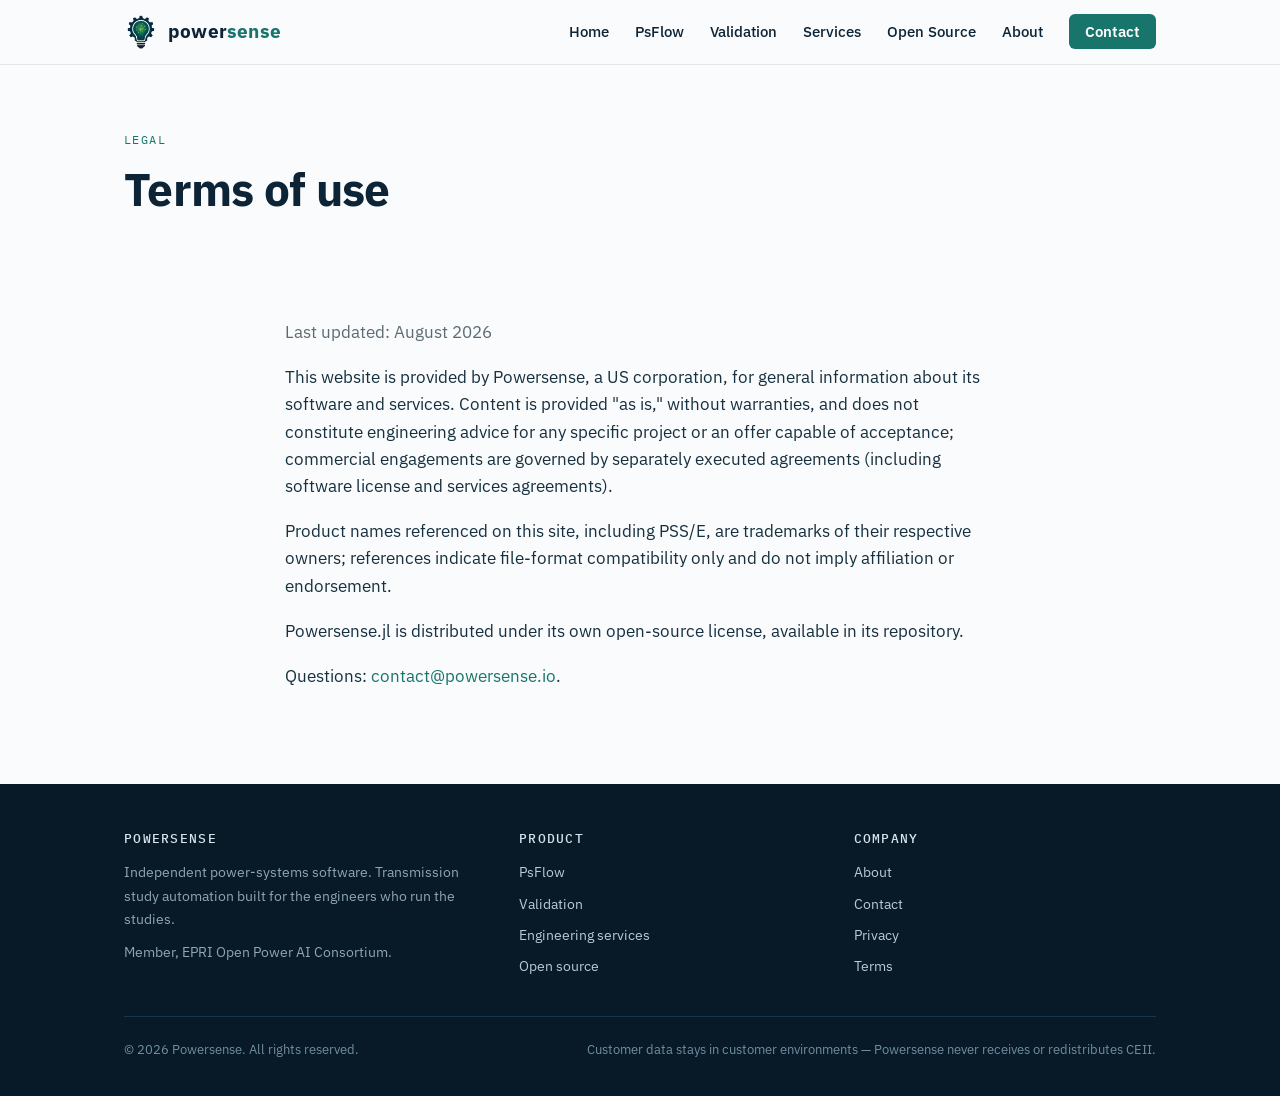
<file: terms.html>
<!DOCTYPE html>
<html lang="en">
<head>
<meta charset="utf-8">
<meta name="viewport" content="width=device-width, initial-scale=1">
<title>Terms | Powersense</title>
<meta name="description" content="Powersense website terms of use.">
<link rel="canonical" href="https://www.powersense.io/terms.html">
<meta property="og:title" content="Terms | Powersense">
<meta property="og:description" content="Powersense website terms of use.">
<meta property="og:type" content="website">
<meta property="og:url" content="https://www.powersense.io/terms.html">
<meta property="og:image" content="https://www.powersense.io/assets/powersense-logo.png">
<meta name="theme-color" content="#0d2436">
<link rel="icon" type="image/png" href="assets/favicon.png">
<link rel="preconnect" href="https://fonts.googleapis.com">
<link rel="preconnect" href="https://fonts.gstatic.com" crossorigin>
<link href="https://fonts.googleapis.com/css2?family=IBM+Plex+Mono:wght@400;500&family=IBM+Plex+Sans:wght@400;500;600;700&display=swap" rel="stylesheet">
<link rel="stylesheet" href="styles.css">
</head>
<body>

<header class="site-header">
  <div class="wrap nav">
    <a class="brand" href="index.html" aria-label="Powersense home">
      <img src="assets/icon.png" alt="" width="34" height="34">
      <span class="brand-word"><span class="p1">power</span><span class="p2">sense</span></span>
    </a>
    <button class="nav-toggle" aria-label="Menu" aria-expanded="false"
      onclick="var l=document.getElementById('nl');var o=l.classList.toggle('open');this.setAttribute('aria-expanded',o)">
      <span></span><span></span><span></span>
    </button>
    <ul class="nav-links" id="nl">
        <li><a href="index.html">Home</a></li>
        <li><a href="psflow.html">PsFlow</a></li>
        <li><a href="validation.html">Validation</a></li>
        <li><a href="services.html">Services</a></li>
        <li><a href="opensource.html">Open Source</a></li>
        <li><a href="about.html">About</a></li>
        <li><a class="cta-link" href="contact.html">Contact</a></li>
    </ul>
  </div>
</header>


<section class="page-title"><div class="wrap">
  <div class="eyebrow">Legal</div>
  <h1>Terms of use</h1>
</div></section>
<section class="section"><div class="wrap prose">
  <p class="muted">Last updated: August 2026</p>
  <p>This website is provided by Powersense, a US corporation, for general information about its software and services. Content is provided "as is," without warranties, and does not constitute engineering advice for any specific project or an offer capable of acceptance; commercial engagements are governed by separately executed agreements (including software license and services agreements).</p>
  <p>Product names referenced on this site, including PSS/E, are trademarks of their respective owners; references indicate file-format compatibility only and do not imply affiliation or endorsement.</p>
  <p>Powersense.jl is distributed under its own open-source license, available in its repository.</p>
  <p>Questions: <a href="mailto:contact@powersense.io">contact@powersense.io</a>.</p>
</div></section>


<footer class="site-footer">
  <div class="wrap">
    <div class="footer-grid">
      <div>
        <h4>Powersense</h4>
        <p>Independent power-systems software. Transmission study automation built for the engineers who run the studies.</p>
        <p style="margin-top:10px">Member, EPRI Open Power AI Consortium.</p>
      </div>
      <div>
        <h4>Product</h4>
        <ul>
          <li><a href="psflow.html">PsFlow</a></li>
          <li><a href="validation.html">Validation</a></li>
          <li><a href="services.html">Engineering services</a></li>
          <li><a href="opensource.html">Open source</a></li>
        </ul>
      </div>
      <div>
        <h4>Company</h4>
        <ul>
          <li><a href="about.html">About</a></li>
          <li><a href="contact.html">Contact</a></li>
          <li><a href="privacy.html">Privacy</a></li>
          <li><a href="terms.html">Terms</a></li>
        </ul>
      </div>
    </div>
    <div class="footer-legal">
      <span>&copy; 2026 Powersense. All rights reserved.</span>
      <span>Customer data stays in customer environments — Powersense never receives or redistributes CEII.</span>
    </div>
  </div>
</footer>

</body>
</html>
</file>
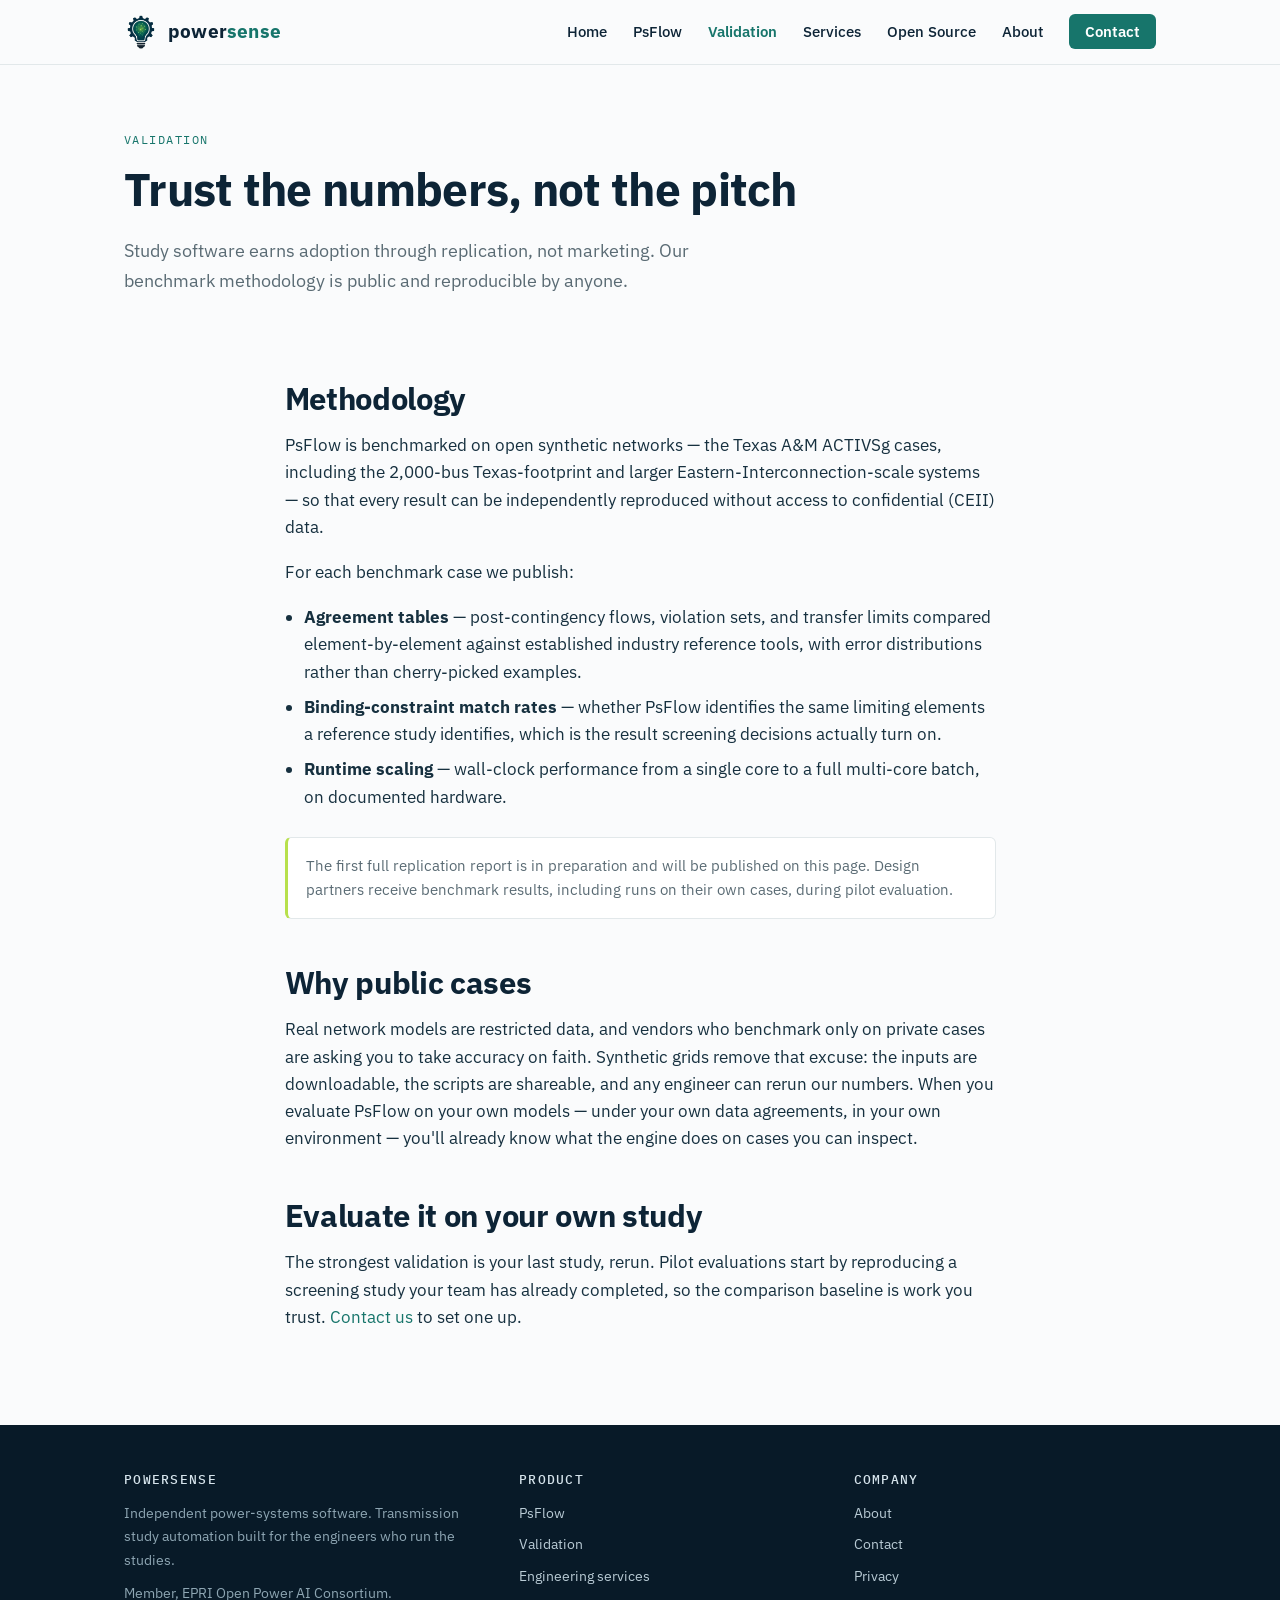
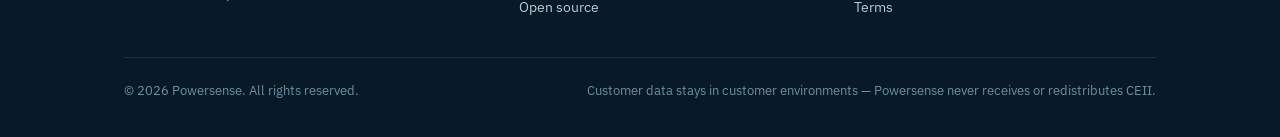
<file: validation.html>
<!DOCTYPE html>
<html lang="en">
<head>
<meta charset="utf-8">
<meta name="viewport" content="width=device-width, initial-scale=1">
<title>Validation — benchmark methodology | Powersense</title>
<meta name="description" content="How PsFlow is validated: replication benchmarks on public ACTIVSg synthetic grids against industry reference tools, with agreement metrics and runtime scaling published openly.">
<link rel="canonical" href="https://www.powersense.io/validation.html">
<meta property="og:title" content="Validation — benchmark methodology | Powersense">
<meta property="og:description" content="How PsFlow is validated: replication benchmarks on public ACTIVSg synthetic grids against industry reference tools, with agreement metrics and runtime scaling published openly.">
<meta property="og:type" content="website">
<meta property="og:url" content="https://www.powersense.io/validation.html">
<meta property="og:image" content="https://www.powersense.io/assets/powersense-logo.png">
<meta name="theme-color" content="#0d2436">
<link rel="icon" type="image/png" href="assets/favicon.png">
<link rel="preconnect" href="https://fonts.googleapis.com">
<link rel="preconnect" href="https://fonts.gstatic.com" crossorigin>
<link href="https://fonts.googleapis.com/css2?family=IBM+Plex+Mono:wght@400;500&family=IBM+Plex+Sans:wght@400;500;600;700&display=swap" rel="stylesheet">
<link rel="stylesheet" href="styles.css">
</head>
<body>

<header class="site-header">
  <div class="wrap nav">
    <a class="brand" href="index.html" aria-label="Powersense home">
      <img src="assets/icon.png" alt="" width="34" height="34">
      <span class="brand-word"><span class="p1">power</span><span class="p2">sense</span></span>
    </a>
    <button class="nav-toggle" aria-label="Menu" aria-expanded="false"
      onclick="var l=document.getElementById('nl');var o=l.classList.toggle('open');this.setAttribute('aria-expanded',o)">
      <span></span><span></span><span></span>
    </button>
    <ul class="nav-links" id="nl">
        <li><a href="index.html">Home</a></li>
        <li><a href="psflow.html">PsFlow</a></li>
        <li><a href="validation.html" class="active">Validation</a></li>
        <li><a href="services.html">Services</a></li>
        <li><a href="opensource.html">Open Source</a></li>
        <li><a href="about.html">About</a></li>
        <li><a class="cta-link" href="contact.html">Contact</a></li>
    </ul>
  </div>
</header>


<section class="page-title"><div class="wrap">
  <div class="eyebrow">Validation</div>
  <h1>Trust the numbers, not the pitch</h1>
  <p class="lede">Study software earns adoption through replication, not marketing. Our benchmark methodology is public and reproducible by anyone.</p>
</div></section>

<section class="section"><div class="wrap prose">
  <h2 style="margin-top:0">Methodology</h2>
  <p>PsFlow is benchmarked on open synthetic networks — the Texas A&amp;M ACTIVSg cases, including the 2,000-bus Texas-footprint and larger Eastern-Interconnection-scale systems — so that every result can be independently reproduced without access to confidential (CEII) data.</p>
  <p>For each benchmark case we publish:</p>
  <ul>
    <li><strong>Agreement tables</strong> — post-contingency flows, violation sets, and transfer limits compared element-by-element against established industry reference tools, with error distributions rather than cherry-picked examples.</li>
    <li><strong>Binding-constraint match rates</strong> — whether PsFlow identifies the same limiting elements a reference study identifies, which is the result screening decisions actually turn on.</li>
    <li><strong>Runtime scaling</strong> — wall-clock performance from a single core to a full multi-core batch, on documented hardware.</li>
  </ul>
  <div class="note" style="margin:26px 0">
    The first full replication report is in preparation and will be published on this page. Design partners receive benchmark results, including runs on their own cases, during pilot evaluation.
  </div>
  <h2>Why public cases</h2>
  <p>Real network models are restricted data, and vendors who benchmark only on private cases are asking you to take accuracy on faith. Synthetic grids remove that excuse: the inputs are downloadable, the scripts are shareable, and any engineer can rerun our numbers. When you evaluate PsFlow on your own models — under your own data agreements, in your own environment — you'll already know what the engine does on cases you can inspect.</p>
  <h2>Evaluate it on your own study</h2>
  <p>The strongest validation is your last study, rerun. Pilot evaluations start by reproducing a screening study your team has already completed, so the comparison baseline is work you trust. <a href="contact.html">Contact us</a> to set one up.</p>
</div></section>


<footer class="site-footer">
  <div class="wrap">
    <div class="footer-grid">
      <div>
        <h4>Powersense</h4>
        <p>Independent power-systems software. Transmission study automation built for the engineers who run the studies.</p>
        <p style="margin-top:10px">Member, EPRI Open Power AI Consortium.</p>
      </div>
      <div>
        <h4>Product</h4>
        <ul>
          <li><a href="psflow.html">PsFlow</a></li>
          <li><a href="validation.html">Validation</a></li>
          <li><a href="services.html">Engineering services</a></li>
          <li><a href="opensource.html">Open source</a></li>
        </ul>
      </div>
      <div>
        <h4>Company</h4>
        <ul>
          <li><a href="about.html">About</a></li>
          <li><a href="contact.html">Contact</a></li>
          <li><a href="privacy.html">Privacy</a></li>
          <li><a href="terms.html">Terms</a></li>
        </ul>
      </div>
    </div>
    <div class="footer-legal">
      <span>&copy; 2026 Powersense. All rights reserved.</span>
      <span>Customer data stays in customer environments — Powersense never receives or redistributes CEII.</span>
    </div>
  </div>
</footer>

</body>
</html>
</file>
<file: styles.css>
/* ============================================================
   Powersense — powersense.io
   Palette derived from brand mark:
   navy #0D2436 · deep navy #081A28 · teal #17756B
   green #2FA05A · lime #B7E04A · paper #FAFBFC
   Type: IBM Plex Sans (display/body) · IBM Plex Mono (data)
   ============================================================ */

:root {
  --navy: #0d2436;
  --navy-deep: #081a28;
  --teal: #17756b;
  --teal-dark: #105e56;
  --green: #2fa05a;
  --lime: #b7e04c;
  --paper: #fafbfc;
  --white: #ffffff;
  --ink: #16303f;
  --gray: #5a6b74;
  --line: #e2e8ea;
  --mono: "IBM Plex Mono", ui-monospace, SFMono-Regular, Menlo, monospace;
  --sans: "IBM Plex Sans", -apple-system, "Segoe UI", Helvetica, Arial, sans-serif;
}

* { box-sizing: border-box; margin: 0; padding: 0; }

html { scroll-behavior: smooth; }
@media (prefers-reduced-motion: reduce) {
  html { scroll-behavior: auto; }
  * { animation: none !important; transition: none !important; }
}

body {
  font-family: var(--sans);
  color: var(--ink);
  background: var(--paper);
  line-height: 1.65;
  font-size: 16.5px;
  -webkit-font-smoothing: antialiased;
}

a { color: var(--teal); text-decoration: none; }
a:hover { color: var(--teal-dark); text-decoration: underline; }
a:focus-visible, button:focus-visible {
  outline: 2px solid var(--teal);
  outline-offset: 2px;
  border-radius: 2px;
}

.wrap { max-width: 1080px; margin: 0 auto; padding: 0 24px; }

/* ---------- header ---------- */
.site-header {
  position: sticky; top: 0; z-index: 50;
  background: rgba(250, 251, 252, 0.92);
  backdrop-filter: blur(8px);
  border-bottom: 1px solid var(--line);
}
.nav {
  display: flex; align-items: center; justify-content: space-between;
  height: 64px;
}
.brand { display: flex; align-items: center; gap: 10px; text-decoration: none; }
.brand:hover { text-decoration: none; }
.brand img { height: 34px; width: 34px; }
.brand-word { font-weight: 700; font-size: 1.18rem; letter-spacing: 0.01em; }
.brand-word .p1 { color: var(--navy); }
.brand-word .p2 { color: var(--teal); }

.nav-links { display: flex; gap: 26px; align-items: center; list-style: none; }
.nav-links a {
  color: var(--navy); font-size: 0.94rem; font-weight: 500;
}
.nav-links a:hover { color: var(--teal); text-decoration: none; }
.nav-links a.active { color: var(--teal); font-weight: 600; }
.nav-links a.cta-link {
  background: var(--teal); color: var(--white);
  padding: 8px 16px; border-radius: 6px; font-weight: 600;
}
.nav-links a.cta-link:hover { background: var(--teal-dark); }

.nav-toggle { display: none; background: none; border: none; cursor: pointer; padding: 8px; }
.nav-toggle span { display: block; width: 22px; height: 2px; background: var(--navy); margin: 5px 0; }

@media (max-width: 860px) {
  .nav-toggle { display: block; }
  .nav-links {
    display: none; position: absolute; top: 64px; left: 0; right: 0;
    flex-direction: column; gap: 0; background: var(--white);
    border-bottom: 1px solid var(--line); padding: 8px 0;
  }
  .nav-links.open { display: flex; }
  .nav-links li { width: 100%; }
  .nav-links a { display: block; padding: 12px 24px; }
  .nav-links a.cta-link { margin: 8px 24px; display: inline-block; }
}

/* ---------- hero ---------- */
.hero {
  position: relative; overflow: hidden;
  padding: 84px 0 72px;
  background:
    radial-gradient(1100px 420px at 85% -10%, rgba(47,160,90,0.07), transparent 60%),
    var(--paper);
}
.hero-grid {
  display: grid; grid-template-columns: 1.05fr 0.95fr; gap: 56px; align-items: center;
}
@media (max-width: 920px) { .hero-grid { grid-template-columns: 1fr; gap: 40px; } }

.eyebrow {
  font-family: var(--mono); font-size: 0.78rem; letter-spacing: 0.12em;
  text-transform: uppercase; color: var(--teal); margin-bottom: 18px;
}
h1 {
  font-size: clamp(2rem, 4.4vw, 2.9rem);
  line-height: 1.15; color: var(--navy); font-weight: 700;
  letter-spacing: -0.015em; margin-bottom: 20px;
}
h1 .accent { color: var(--teal); }
.lede { font-size: 1.14rem; color: var(--gray); max-width: 34em; margin-bottom: 30px; }

.btn-row { display: flex; gap: 14px; flex-wrap: wrap; }
.btn {
  display: inline-block; padding: 12px 22px; border-radius: 6px;
  font-weight: 600; font-size: 0.98rem; border: 1.5px solid transparent;
}
.btn:hover { text-decoration: none; }
.btn-primary { background: var(--teal); color: var(--white); }
.btn-primary:hover { background: var(--teal-dark); color: var(--white); }
.btn-ghost { border-color: var(--navy); color: var(--navy); background: transparent; }
.btn-ghost:hover { background: var(--navy); color: var(--white); }

/* code panel — the signature element */
.code-panel {
  background: var(--navy-deep);
  border-radius: 10px;
  border: 1px solid #12374d;
  box-shadow: 0 24px 60px -28px rgba(8, 26, 40, 0.55);
  overflow: hidden;
  font-family: var(--mono);
  font-size: 0.82rem;
  line-height: 1.7;
}
.code-panel .bar {
  display: flex; align-items: center; gap: 8px;
  padding: 10px 16px; border-bottom: 1px solid #12374d;
  color: #6f8fa0; font-size: 0.74rem; letter-spacing: 0.06em;
}
.code-panel .dot { width: 9px; height: 9px; border-radius: 50%; background: #1d4a63; }
.code-panel pre { padding: 18px 20px; overflow-x: auto; color: #d6e4ec; }
.code-panel .c-kw { color: var(--lime); }
.code-panel .c-fn { color: #6fd3c7; }
.code-panel .c-str { color: #9fd88a; }
.code-panel .c-cm { color: #587a8c; }

/* format strip */
.format-strip {
  margin-top: 26px;
  font-family: var(--mono); font-size: 0.8rem; color: var(--gray);
  display: flex; flex-wrap: wrap; gap: 8px 10px; align-items: center;
}
.format-strip .tag {
  border: 1px solid var(--line); background: var(--white);
  border-radius: 4px; padding: 3px 9px; color: var(--navy);
}

/* ---------- navy capability band ---------- */
.band {
  background: var(--navy-deep);
  color: #cfe0e8;
  padding: 44px 0;
}
.band-grid {
  display: grid; grid-template-columns: repeat(4, 1fr); gap: 28px;
}
@media (max-width: 860px) { .band-grid { grid-template-columns: repeat(2, 1fr); } }
@media (max-width: 520px) { .band-grid { grid-template-columns: 1fr; } }
.band-item .k {
  font-family: var(--mono); color: var(--lime);
  font-size: 1.02rem; font-weight: 500; margin-bottom: 6px;
}
.band-item .v { font-size: 0.9rem; color: #9fb6c2; line-height: 1.55; }

/* ---------- sections ---------- */
.section { padding: 76px 0; }
.section.alt { background: var(--white); border-top: 1px solid var(--line); border-bottom: 1px solid var(--line); }
.section-head { max-width: 46em; margin-bottom: 44px; }
h2 {
  font-size: clamp(1.5rem, 3vw, 1.95rem);
  color: var(--navy); font-weight: 700; letter-spacing: -0.01em;
  margin-bottom: 14px; line-height: 1.25;
}
h3 { color: var(--navy); font-size: 1.13rem; margin-bottom: 10px; font-weight: 600; }
.section p { color: var(--ink); }
.section .muted { color: var(--gray); }

.feature-grid { display: grid; grid-template-columns: repeat(3, 1fr); gap: 26px; }
@media (max-width: 920px) { .feature-grid { grid-template-columns: 1fr 1fr; } }
@media (max-width: 620px) { .feature-grid { grid-template-columns: 1fr; } }
.card {
  background: var(--white); border: 1px solid var(--line); border-radius: 10px;
  padding: 26px 24px;
}
.section.alt .card { background: var(--paper); }
.card .node {
  width: 12px; height: 12px; border-radius: 50%;
  background: var(--green); box-shadow: 0 0 0 4px rgba(47,160,90,0.14);
  margin-bottom: 16px;
}
.card p { font-size: 0.95rem; color: var(--gray); }
.card .fn { font-family: var(--mono); font-size: 0.8rem; color: var(--teal); display: block; margin-top: 12px; }

/* two-column prose */
.split { display: grid; grid-template-columns: 1fr 1fr; gap: 48px; align-items: start; }
@media (max-width: 860px) { .split { grid-template-columns: 1fr; } }

/* data table */
.data-table { width: 100%; border-collapse: collapse; font-family: var(--mono); font-size: 0.84rem; }
.data-table th, .data-table td {
  text-align: left; padding: 10px 14px; border-bottom: 1px solid var(--line);
}
.data-table th {
  color: var(--gray); font-weight: 500; font-size: 0.74rem;
  text-transform: uppercase; letter-spacing: 0.08em;
}
.data-table td { color: var(--navy); }
.data-table td.ok { color: var(--green); }

.note {
  border-left: 3px solid var(--lime); background: var(--white);
  border: 1px solid var(--line); border-left: 3px solid var(--lime);
  border-radius: 6px; padding: 16px 18px; font-size: 0.92rem; color: var(--gray);
}

/* checklist */
.checklist { list-style: none; }
.checklist li {
  padding-left: 28px; position: relative; margin-bottom: 12px; color: var(--ink);
}
.checklist li::before {
  content: ""; position: absolute; left: 0; top: 8px;
  width: 10px; height: 10px; border-radius: 50%;
  background: var(--green); box-shadow: 0 0 0 3px rgba(47,160,90,0.16);
}

/* CTA panel */
.cta-panel {
  background: var(--navy); border-radius: 14px; color: var(--white);
  padding: 48px 44px; display: grid; grid-template-columns: 1.4fr 0.6fr;
  gap: 32px; align-items: center;
  background-image: radial-gradient(600px 300px at 100% 0%, rgba(23,117,107,0.35), transparent 65%);
}
@media (max-width: 780px) { .cta-panel { grid-template-columns: 1fr; padding: 36px 28px; } }
.cta-panel h2 { color: var(--white); }
.cta-panel p { color: #b9cbd5; }
.cta-panel .btn-primary { background: var(--lime); color: var(--navy-deep); }
.cta-panel .btn-primary:hover { background: #c8ec66; }

/* ---------- footer ---------- */
.site-footer {
  background: var(--navy-deep); color: #8ea6b3;
  padding: 44px 0 36px; font-size: 0.88rem;
}
.footer-grid {
  display: grid; grid-template-columns: 1.2fr 1fr 1fr; gap: 32px; margin-bottom: 30px;
}
@media (max-width: 720px) { .footer-grid { grid-template-columns: 1fr; } }
.site-footer h4 {
  color: #d6e4ec; font-size: 0.8rem; text-transform: uppercase;
  letter-spacing: 0.1em; margin-bottom: 12px; font-family: var(--mono); font-weight: 500;
}
.site-footer a { color: #b9cbd5; }
.site-footer a:hover { color: var(--lime); }
.site-footer ul { list-style: none; }
.site-footer li { margin-bottom: 8px; }
.footer-legal {
  border-top: 1px solid #12374d; padding-top: 22px;
  display: flex; justify-content: space-between; flex-wrap: wrap; gap: 12px;
  font-size: 0.8rem; color: #6f8fa0;
}

/* prose pages */
.prose { max-width: 46em; }
.prose p { margin-bottom: 18px; }
.prose h2 { margin-top: 44px; }
.prose h3 { margin-top: 30px; }
.prose ul { margin: 0 0 18px 1.2em; }
.prose li { margin-bottom: 8px; }

.page-title { padding: 64px 0 8px; }
.page-title .eyebrow { margin-bottom: 12px; }
.page-title p.lede { margin-bottom: 0; }
</file>
